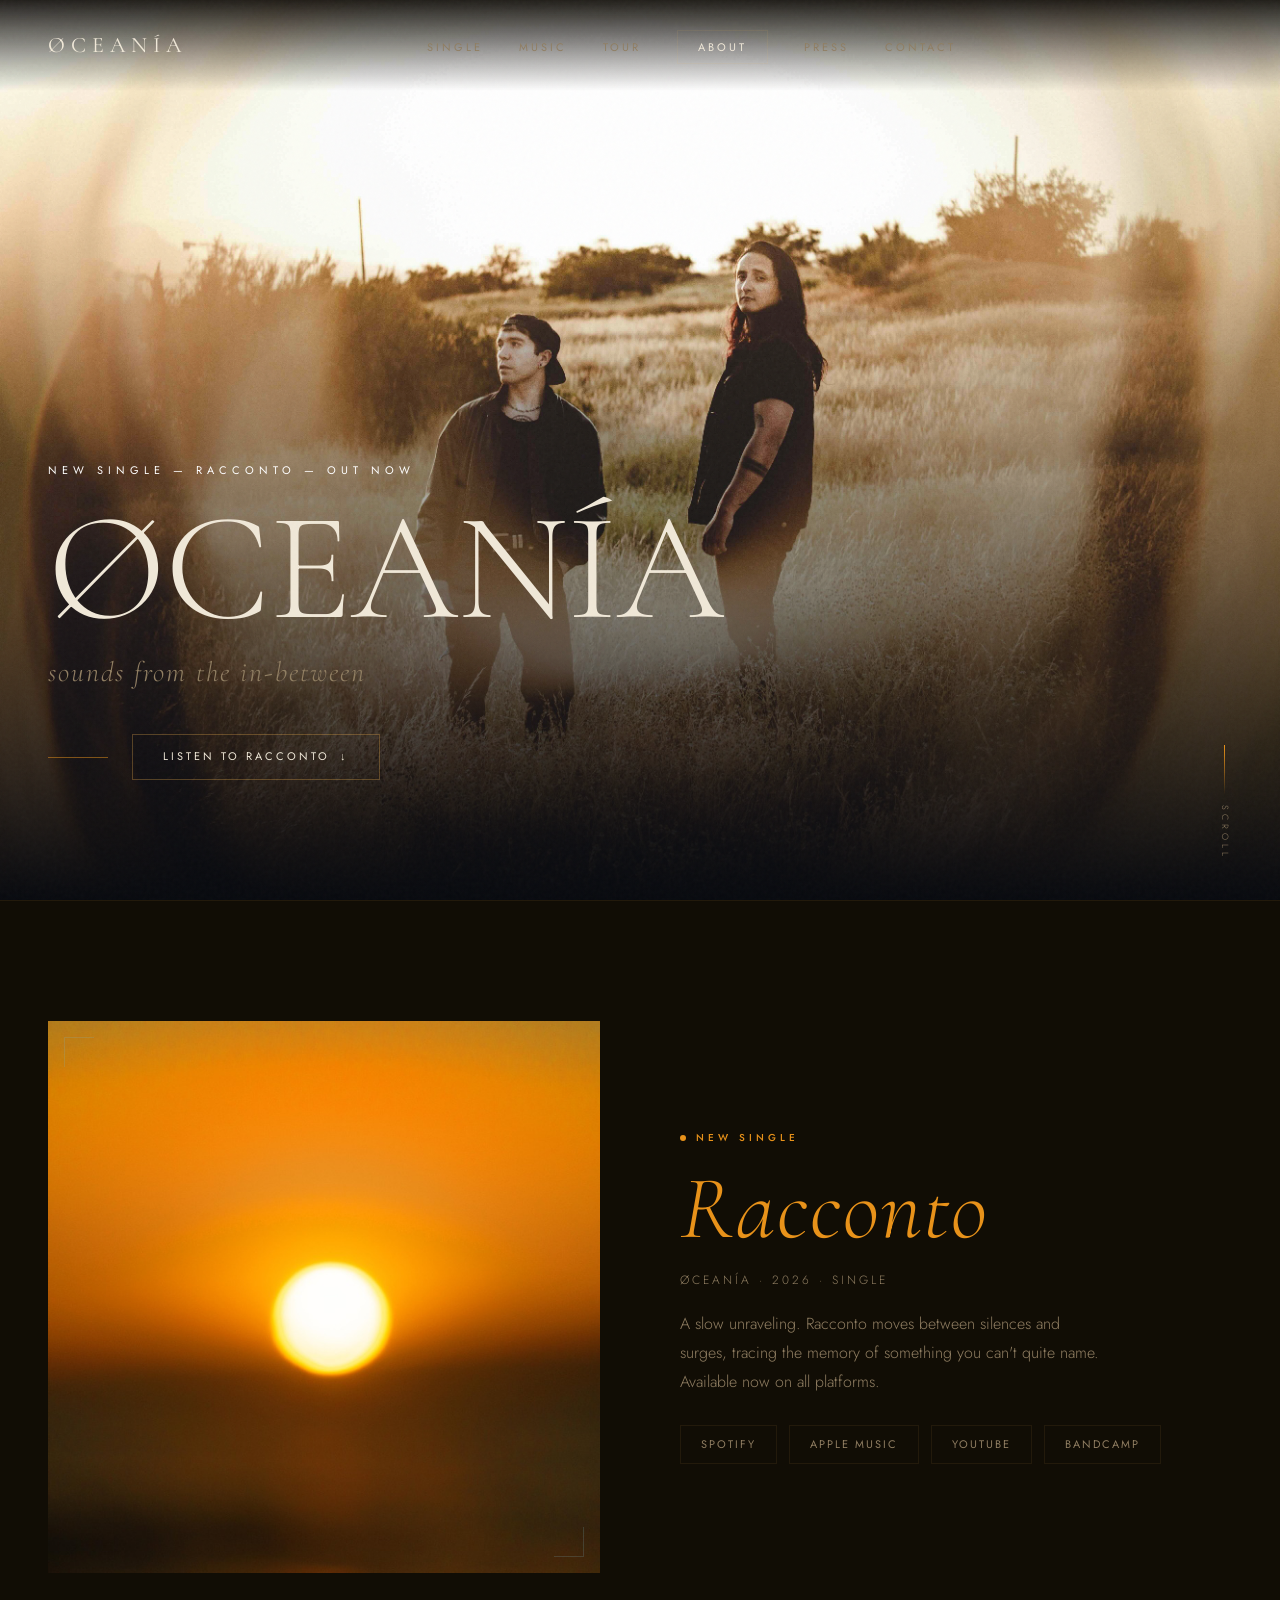
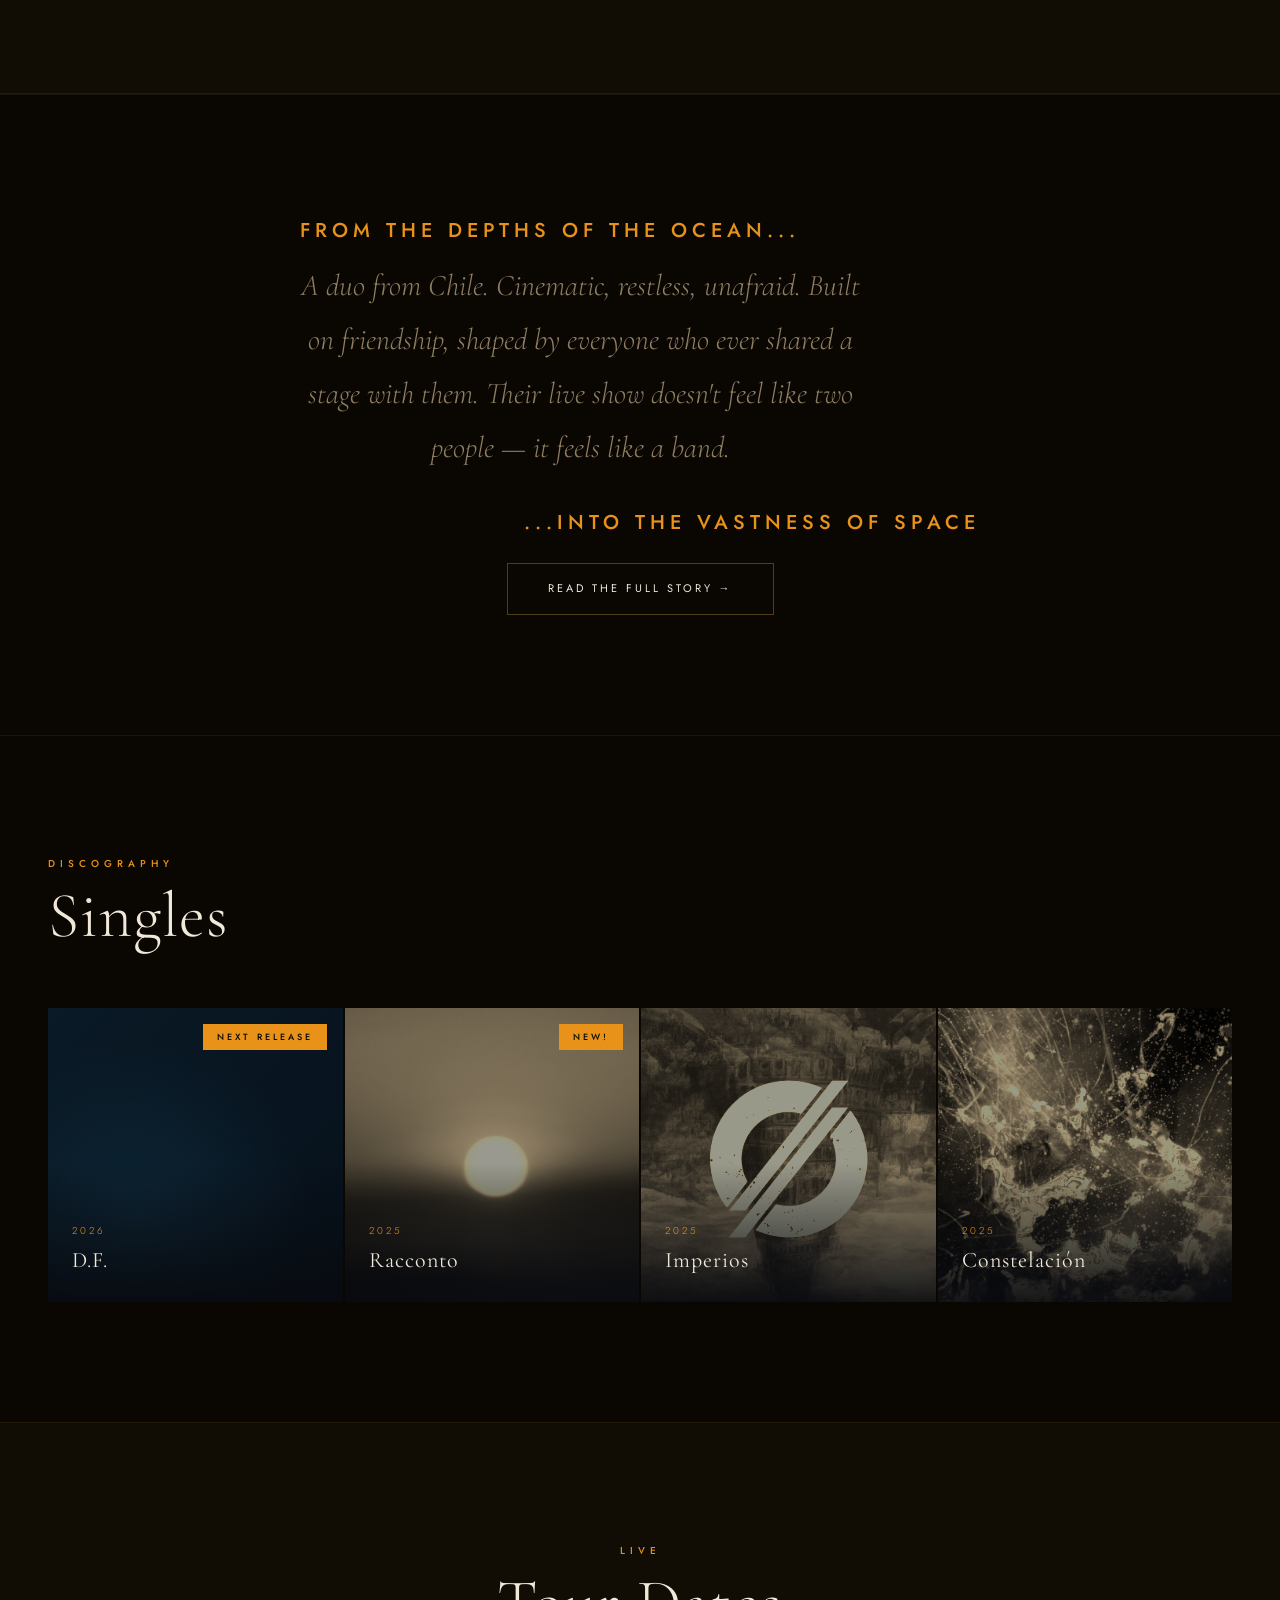
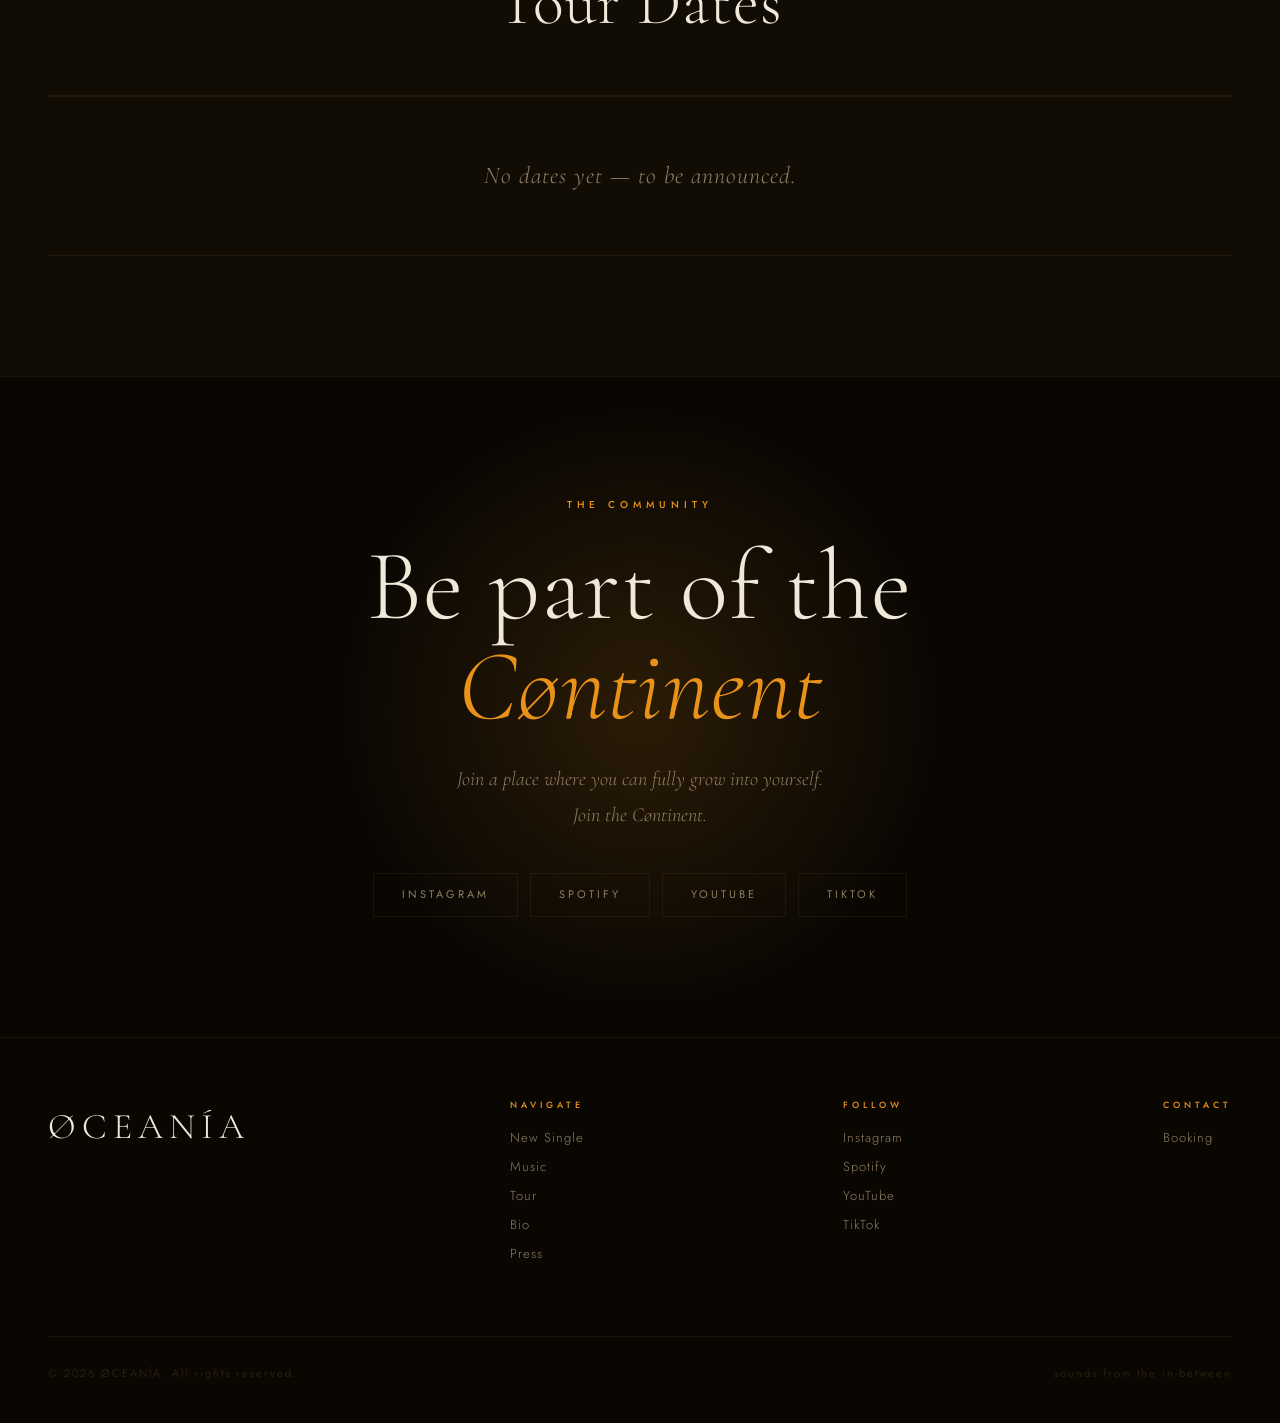
<file: index.html>
<!DOCTYPE html>
<!--
  ============================================================
  ØCEANÍA — Official Website
  FILE: index.html (Main Page)
  ============================================================

  PAGE STRUCTURE:
  1. <head>         → Meta tags, fonts, linked stylesheet
  2. <nav>          → Fixed navigation bar (top of every page)
  3. #hero          → Full-screen landing section
  4. #new-single    → Featured single "Racconto" (spotlight section)
  5. #singles       → All singles / music grid
  6. #tour          → Upcoming live dates
  7. <footer>       → Links, socials, copyright

  HOW THE TWO PAGES CONNECT:
  - index.html  → links to bio.html via the nav "Bio" link
  - bio.html    → links back to index.html via the nav logo/home link
  Both pages share the same CSS variables and nav styling for consistency.
  ============================================================
-->
<html lang="en">
<head>
  <!-- ── META TAGS ──────────────────────────────────────────
       These tell the browser and search engines basic info.
       charset="UTF-8" supports special chars like Ø and Í.
       viewport makes the site responsive on mobile devices.
  ─────────────────────────────────────────────────────────── -->
  <meta charset="UTF-8">
  <meta name="viewport" content="width=device-width, initial-scale=1.0">
  <meta name="description" content="ØCEANÍA — Official Website. New single Racconto out now.">
  <title>ØCEANÍA — Official Site</title>

  <!-- ── GOOGLE FONTS ───────────────────────────────────────
       We import two font families:
       - "Cormorant Garamond": elegant serif for headlines.
         Cinematic, editorial — feels like a film title card.
       - "Jost": clean geometric sans for body text & UI.
         Readable at small sizes, modern but not sterile.

       The URL fetches both in one request (efficient!).
       font-display=swap means text shows in fallback font
       while the custom font loads (avoids invisible text).
  ─────────────────────────────────────────────────────────── -->
  <link href="https://fonts.googleapis.com/css2?family=Cormorant+Garamond:ital,wght@0,300;0,400;0,600;1,300;1,400&family=Jost:wght@200;300;400;500&display=swap" rel="stylesheet">
  <link rel="stylesheet" href="styles.css">


</head>
<body>

  <!-- ============================================================
       NAVIGATION BAR
       ============================================================
       position: fixed in CSS keeps this visible while scrolling.
       The "nav-scrolled" class is added via JS on scroll.

       LOGO: Links back to top of this page (#home anchor)
       LINKS: Internal anchors + link to bio.html (separate page)
  ============================================================ -->
  <nav class="nav" id="main-nav">
    <!-- Logo / band name — clicking returns to top of page -->
    <a href="#home" class="nav-logo">ØCEANÍA</a>

    <!-- Navigation links -->
    <ul class="nav-links">
      <li><a href="#single">Single</a></li>
      <li><a href="#music">Music</a></li>
      <li><a href="#tour">Tour</a></li>
      <!-- bio.html is a separate HTML file in the same folder -->
      <li><a href="bio.html" class="nav-cta">About</a></li>
      <li><a href ="press.html">Press</a></li>
      <li><a href="contact.html">Contact</li>
    </ul>
  </nav>


  <!-- ============================================================
       HERO SECTION
       ============================================================
       id="home" allows the nav logo to link here with href="#home".
       Full-screen landing with band name and CTA.
  ============================================================ -->
  <section class="hero" id="home">

    <!-- Background: swap gradient for your actual hero photo -->
    <div class="hero-bg"></div>

    <!-- Centered bottom-left content block -->
    <div class="hero-content">
      <p class="hero-eyebrow">New Single — Racconto — Out Now</p>

      <!-- Band name — the centerpiece -->
      <h1 class="hero-title">ØCEANÍA</h1>

      <!-- Tagline — change to whatever fits the band -->
      <p class="hero-subtitle">sounds from the in-between</p>

      <!-- CTA row: decorative line + button -->
      <div class="hero-actions">
        <div class="hero-line"></div>
        <!-- href="#single" scrolls to the featured single section -->
        <a href="#single" class="btn-outline">
          Listen to Racconto
          <!-- Arrow character — no icon library needed -->
          <span>↓</span>
        </a>
      </div>
    </div>

    <!-- Scroll indicator (bottom-right) -->
    <div class="hero-scroll">
      <div class="scroll-bar"></div>
      <span>Scroll</span>
    </div>

  </section>


  <!-- ============================================================
       FEATURED SINGLE — "RACCONTO"
       ============================================================
       id="single" is the scroll target from hero CTA and nav.
       Two-column: artwork (left) + info (right).

       TO ADD REAL ARTWORK:
       Replace .single-artwork-placeholder with:
       <img src="images/racconto.jpg" alt="Racconto - ØCEANÍA">
  ============================================================ -->
  <section class="featured-single" id="single">
    <div class="featured-single-inner">

      <!-- Left: artwork -->
      <div class="single-artwork reveal">
        <!--
          PLACEHOLDER — replace this div with an <img> tag:
          
        -->
          <img src="images/Artwork/artwork-racconto.jpg" alt="Racconto cover art">
        <div class="single-artwork-placeholder">
          <p class="artwork-watermark">Racconto</p>
        </div>
      </div>

      <!-- Right: text info -->
      <div class="single-info reveal">

        <!-- "New Single" label with blinking dot -->
        <p class="single-tag">New Single</p>

        <!-- Single title — "em" makes "Racconto" italic -->
        <h2 class="single-title"><em>Racconto</em></h2>

        <!-- Release metadata -->
        <p class="single-meta">ØCEANÍA · 2026 · Single</p>

        <!-- Short description — edit this text -->
        <p class="single-description">
          A slow unraveling. Racconto moves between silences and surges,
          tracing the memory of something you can't quite name.
          Available now on all platforms.
        </p>

        <!-- Streaming platform links -->
        <!-- Replace # with actual URLs to your song on each platform -->
        <div class="single-links">
          <a href="https://open.spotify.com/track/33ungDjuzHjI2LNTwvF4bT?si=02ef47fc71c14719" target="_blank" rel="noopener" class="stream-link">Spotify</a>
          <a href="https://music.apple.com/cl/song/racconto/1856874167" target="_blank" rel="noopener" class="stream-link">Apple Music</a>
          <a href="https://music.youtube.com/watch?v=si8luPrj7yw&si=RwOKBximUVob_cQO" target="_blank" rel="noopener" class="stream-link">YouTube</a>
          <a href="#" class="stream-link">Bandcamp</a>
        </div>

      </div>
    </div>
  </section>

  <!-- ============================================================
     BAND INTRO SNIPPET
     Brief who-we-are, links to full bio page.
============================================================ -->
<section class="band-intro-section">
  <div class="band-intro-inner">

    <div class="band-intro-text">
      <p class="band-intro-eyebrow reveal-left">From the depths of the ocean...</p>
      <h2 class="band-intro-title"></h2>
      <p class="band-intro-body reveal" style="transition-delay: 0.2s;">
        A duo from Chile. Cinematic, restless, unafraid.
        Built on friendship, shaped by everyone who ever
        shared a stage with them. Their live show doesn't
        feel like two people — it feels like a band.
      </p>
         <p class="band-intro-closer reveal-right" style="transition-delay: 0.6s;">...into the vastness of space </p>
      <div style="display:flex; justify-content:center;" class="reveal" style="transition-delay: 0.4s;">
      <a href="bio.html" class="btn-outline">
        Read the full story →
      </a>
      </div>
    </div>

  </div>
</section>

  <!-- ============================================================
       SINGLES / MUSIC SECTION
       ============================================================
       id="music" is the nav scroll target.
       Grid of previous singles with hover interactions.

       ADDING MORE SINGLES:
       Copy one .single-card block and update the text/image.
       The CSS nth-child rules auto-assign gradient placeholders
       for the first 4 — add more for additional cards.
  ============================================================ -->
  <section class="singles-section" id="music">

    <!-- Section header -->
    <div class="section-header reveal">
      <p class="section-eyebrow">Discography</p>
      <h2 class="section-title">Singles</h2>
    </div>

    <!-- Singles grid -->
    <div class="singles-grid reveal-children">

      <!-- SINGLE CARD 1 -->
      <!-- TO USE REAL ART: add style="background: url('images/single.jpg') center/cover" to .single-card-art -->
       <a href="https://song.link/your-link" target="_blank" rel="noopener">
      <div class="single-card">
        <div class="single-card-art">

        </div>
        <div class="single-card-overlay">
          <p class="single-card-listen"></p> </p>
        </div>
          <div class="single-card-tag">Next Release</div>
        <div class="single-card-label">
          <p class="single-card-year">2026</p>
          <p class="single-card-name">D.F.</p>
        </div>
      </div>
    </a>
      

      <!-- SINGLE CARD 2 -->
      <a href="https://distrokid.com/hyperfollow/ceana/racconto" target="_blank" rel="noopener">
      <div class="single-card">
        <div class="single-card-art">
          <img src="images/Artwork/artwork-racconto.jpg" alt="Racconto Single Artwork">
        </div>
         <div class="single-card-tag">New!</div>
        <div class="single-card-overlay">
          <p class="single-card-listen"></p>
        </div>
        <div class="single-card-label">
          <p class="single-card-year">2025</p>
          <!-- Replace with your actual single name -->
          <p class="single-card-name">Racconto</p>
        </div>
      </div>
      </a>

      <!-- SINGLE CARD 3 -->
       <a href="https://distrokid.com/hyperfollow/ceana/imperios-2" target="_blank" rel="noopener">
      <div class="single-card">
        <div class="single-card-art">
          <img src="images/Artwork/artwork-imperios.jpg" alt="Imperios Singler Artwork">
        </div>
        <div class="single-card-overlay">
          <p class="single-card-listen"></p>
        </div>
        <div class="single-card-label">
          <p class="single-card-year">2025</p>
          <p class="single-card-name">Imperios</p>
        </div>
      </div>
      </a>

      <!-- SINGLE CARD 4 -->
       <a href="https://distrokid.com/hyperfollow/ceana/constelacin-2" target="_blank" rel="noopener">
      <div class="single-card">
        <div class="single-card-art">
          <img src="images/Artwork/artwork-constelacion.jpg" alt="Constelación Single Artwork">
        </div>
        <div class="single-card-overlay">
          <p class="single-card-listen"></p>
        </div>
        <div class="single-card-label">
          <p class="single-card-year">2025</p>
          <p class="single-card-name">Constelación</p>
        </div>
      </div>
      </a>

    </div><!-- /singles-grid -->
  </section>


  <!-- ============================================================
       TOUR / LIVE DATES SECTION
       ============================================================
       Each .tour-row is one show.
       The ticket button fades in on hover (CSS handles this).

       ADDING/REMOVING SHOWS:
       Copy a .tour-row block. Update date, venue, city.
       For sold-out shows, add class="tour-ticket sold-out" to the button.
  ============================================================ -->
  <section class="tour-section" id="tour">

    <div class="section-header reveal">
      <p class="section-eyebrow">Live</p>
      <h2 class="section-title">Tour Dates</h2>
    </div>

    <div class="tour-list">
      <div class="tour-tba">
      <p>No dates yet — to be announced.</p>
      </div>
      

    </div><!-- /tour-list -->
  </section>
<!-- ============================================================
     "BE PART OF THE CØNTINENT" — Fan community section
     Social links to join the community.
============================================================ -->
<section class="continent-section reveal">

  <div class="continent-inner reveal">

    <p class="continent-eyebrow reveal">The Community</p>

    <h2 class="continent-title reveal">Be part of the<br><em>Cøntinent</em></h2>

    <p class="continent-sub reveal">
      Join a place where you can fully grow into yourself.<br>
      Join the Cøntinent.
    </p>

    <!-- Social links -->
    <div class="continent-links">
      <a href="https://www.instagram.com/oceania_banda/" class="continent-link" target="_blank" rel="noopener">Instagram</a>
      <a href="https://open.spotify.com/artist/15QX2MFDLf2Owsq7GIjmwU" class="continent-link" target="_blank" rel="noopener">Spotify</a>
      <a href="https://www.youtube.com/channel/UCTxrDLlP-fS4F4I4i0163rA" class="continent-link" target="_blank" rel="noopener">YouTube</a>
      <a href="https://www.tiktok.com/@oceania_music" class="continent-link" target="_blank" rel="noopener">TikTok</a>
    </div>

    <!-- ============================================================
         MAILING LIST — Deactivated, placeholder for future use
         To activate:
         1. Uncomment the block below
         2. Connect to Mailchimp / Klaviyo / any email service
         3. Replace the form action URL with your list endpoint
    ============================================================ -->
    <!--
    <div class="continent-form">
      <input type="email" placeholder="your@email.com" class="continent-input">
      <button class="continent-btn">Join the Cøntinent</button>
    </div>
    -->

  </div>

</section>

  <!-- ============================================================
       FOOTER
  ============================================================ -->
  <footer>
    <div class="footer-top">

      <!-- Band name / logo -->
      <div class="footer-logo">ØCEANÍA</div>

      <!-- Navigation column -->
      <div class="footer-col">
        <h4>Navigate</h4>
        <a href="#single">New Single</a>
        <a href="#music">Music</a>
        <a href="#tour">Tour</a>
        <!-- Link to the separate bio page -->
        <a href="bio.html">Bio</a>
        <a href="press.html">Press</a>
      </div>

      <!-- Social links column -->
      <!-- Replace # with your actual social media profile URLs -->
      <div class="footer-col">
        <h4>Follow</h4>
        <a href="https://www.instagram.com/oceania_banda/" target="_blank" rel="noopener">Instagram</a>
        <a href="https://open.spotify.com/artist/15QX2MFDLf2Owsq7GIjmwU" target="_blank" rel="noopener">Spotify</a>
        <a href="https://www.youtube.com/channel/UCTxrDLlP-fS4F4I4i0163rA" target="_blank" rel="noopener">YouTube</a>
        <a href="https://www.tiktok.com/@oceania_music" target="_blank" rel="noopener">TikTok</a>
      </div>

      <!-- Contact column -->
      <div class="footer-col">
        <h4>Contact</h4>
        <!-- Replace with real email addresses -->
        <a href="mailto:dahlia.ruizvera@gmail.com">Booking</a>
      </div>

    </div>

    <!-- Bottom bar: copyright + tagline -->
    <div class="footer-bottom">
      <p class="footer-copy">© 2026 ØCEANÍA. All rights reserved.</p>
      <p class="footer-copy">sounds from the in-between</p>
    </div>

  </footer>
  <script src="script.js"></script>
</body>
</html>






<!--FOR FUTURE IDEAS
Background music that is alligned with the current single, but its lo fi version!
The page moods changes with whatever single is displayed on the feartured section
Preview for each song in the Singles' section


-->
</file>
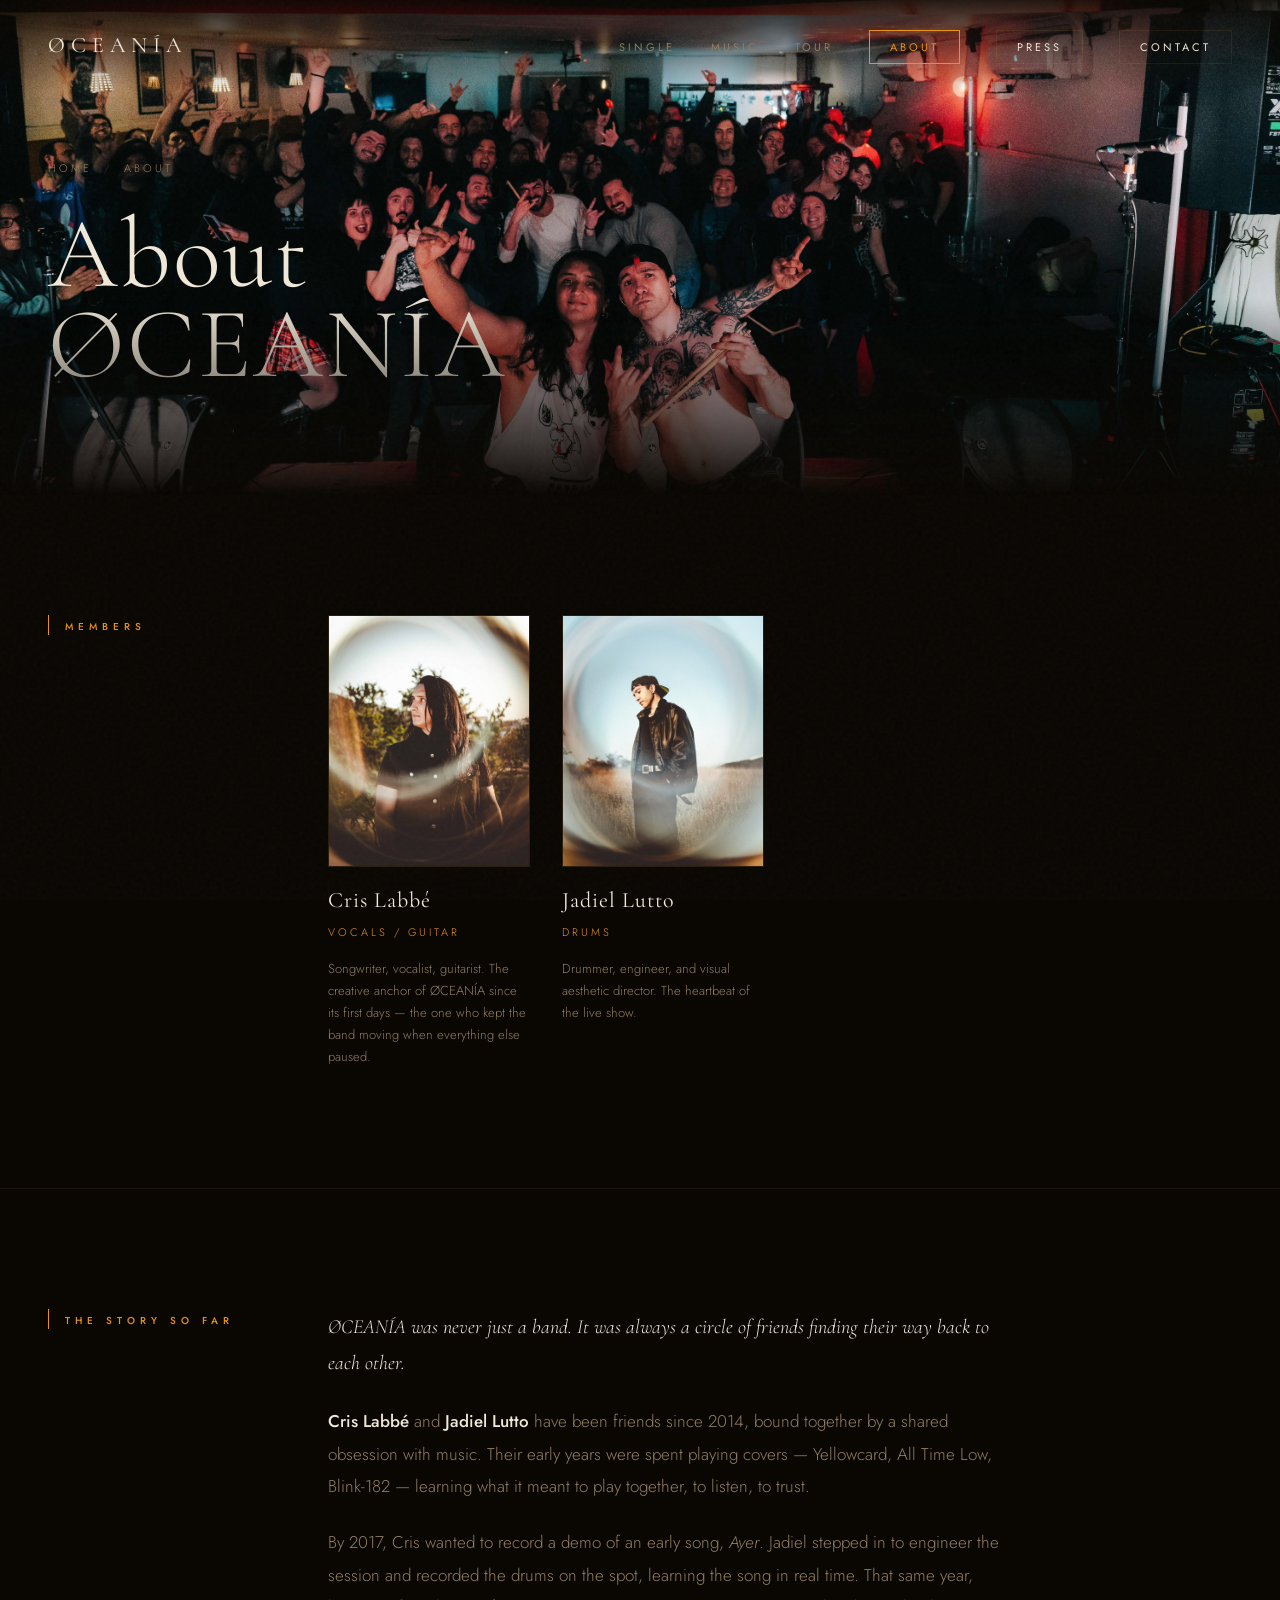
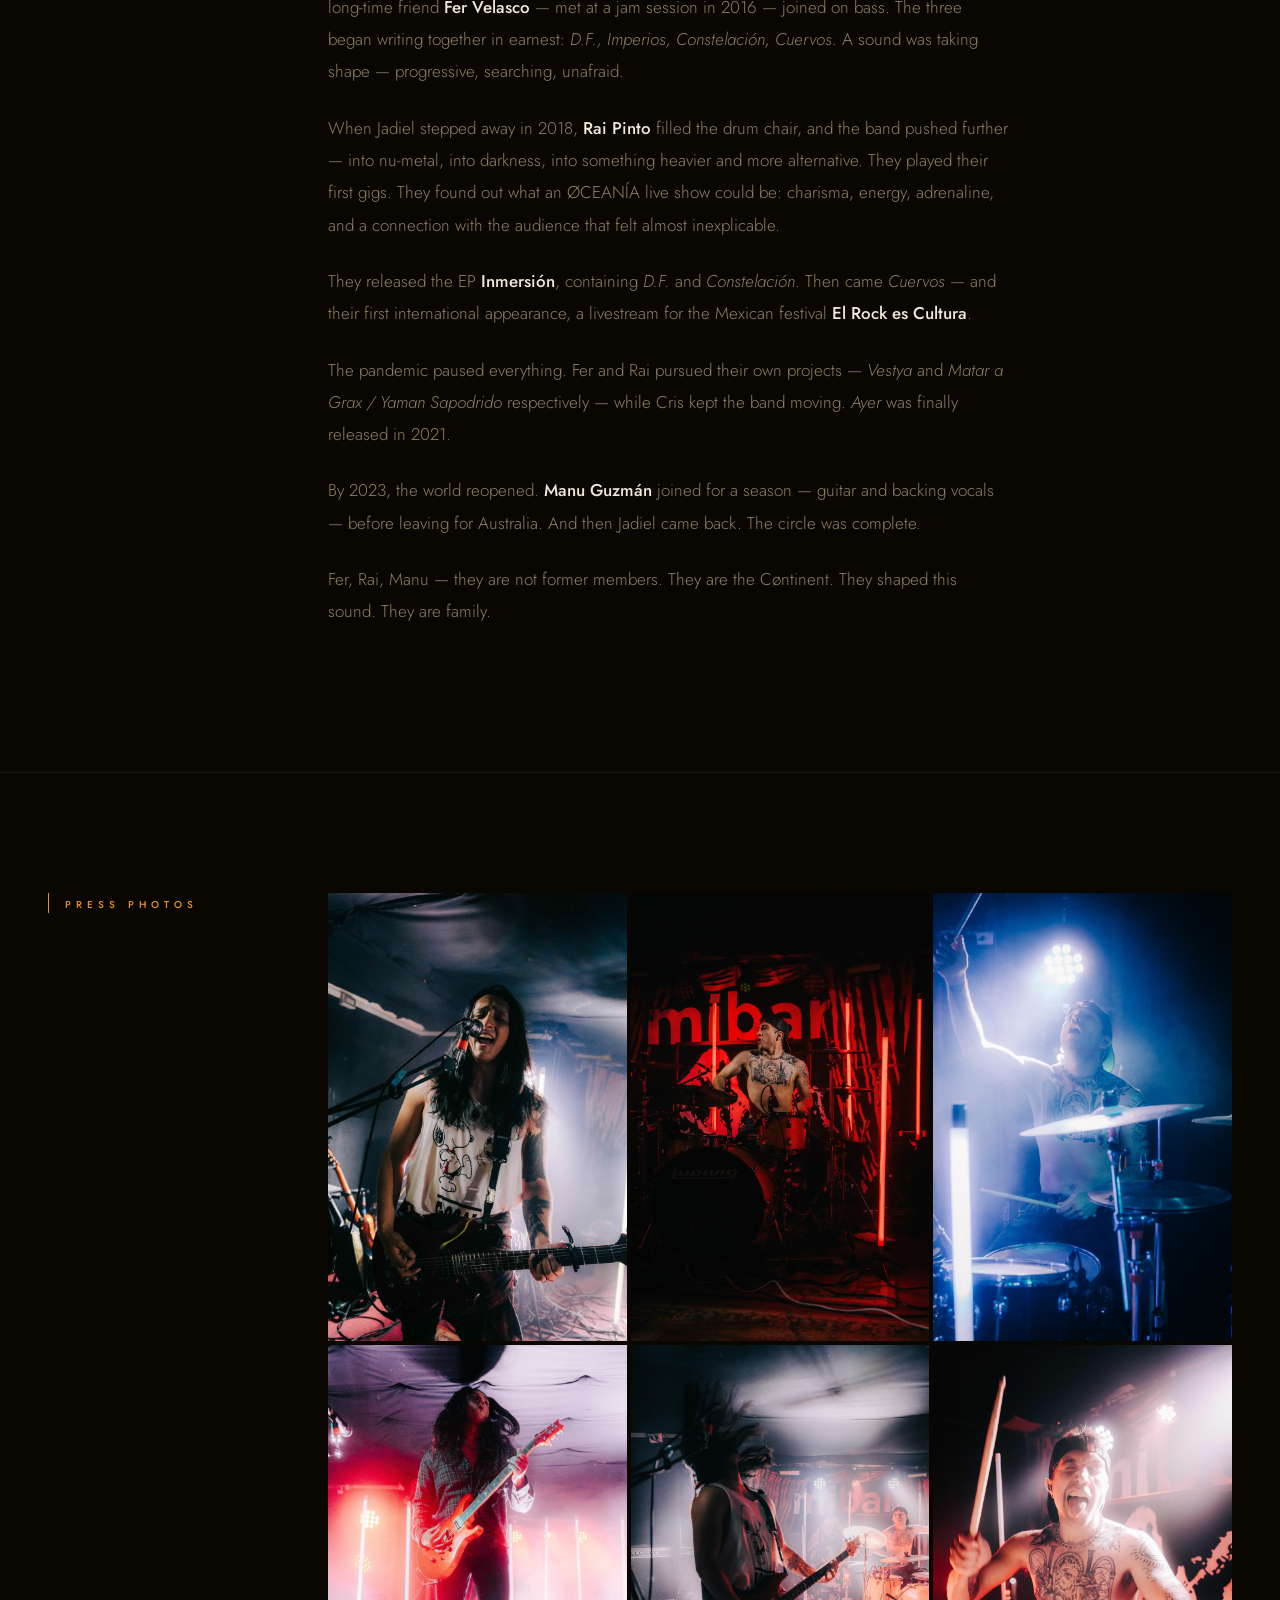
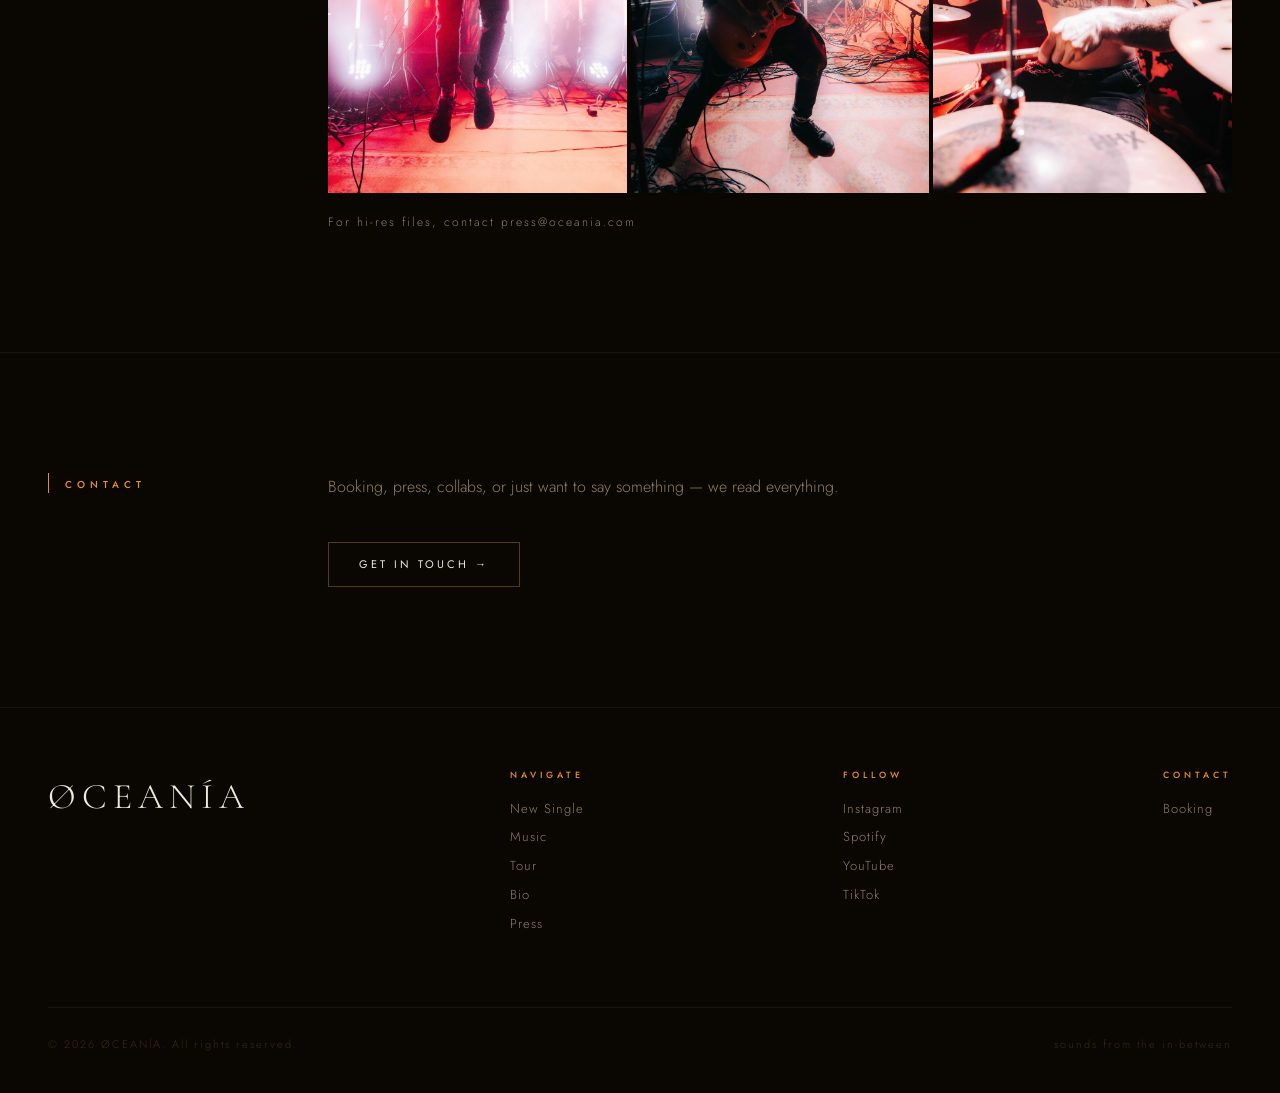
<file: bio.html>
<!DOCTYPE html>
<!--
  ============================================================
  ØCEANÍA — Bio Page
  FILE: bio.html
  ============================================================
-->
<html lang="en">
<head>
  <meta charset="UTF-8">
  <meta name="viewport" content="width=device-width, initial-scale=1.0">
  <meta name="description" content="ØCEANÍA — The story of Cris Labbé and Jadiel Lutto. Bio, press, and contact.">
  <title>ØCEANÍA — About</title>
  <link href="https://fonts.googleapis.com/css2?family=Cormorant+Garamond:ital,wght@0,300;0,400;0,600;1,300;1,400&family=Jost:wght@200;300;400;500&display=swap" rel="stylesheet">
  <link rel="stylesheet" href="styles.css">
</head>
<body>

  <nav class="nav" id="main-nav">
    <a href="index.html" class="nav-logo">ØCEANÍA</a>
    <ul class="nav-links">
      <li><a href="index.html#single">Single</a></li>
      <li><a href="index.html#music">Music</a></li>
      <li><a href="index.html#tour">Tour</a></li>
      <li><a href="bio.html" class="nav-cta nav-active">About</a></li>
      <li><a href="press.html" class="nav-cta">Press</a></li>
      <li><a href="contact.html" class="nav-cta">Contact</a></li>
    </ul>
  </nav>


  <header class="page-hero bio-page-hero">
    <div class="page-hero-inner">
      <div class="breadcrumb">
        <a href="index.html">Home</a>
        <span class="breadcrumb-sep">/</span>
        <span>About</span>
      </div>
      <h1 class="page-hero-title">About <br> ØCEANÍA</h1>
      <p class="page-hero-sub">
      
    </div>
  </header>


  <!-- MEMBERS -->
  <section class="bio-section" id="members">
    <div class="two-col">

      <div class="col-label">
        <p class="col-label-text">Members</p>
      </div>

      <div>
        <div class="members-grid">

          <div class="member-card">
            <div class="member-photo">
              <img src="images/Members/member-cris-racconto.jpg" alt="Cris Labbé">
            </div>
            <p class="member-name">Cris Labbé</p>
            <p class="member-role">Vocals / Guitar</p>
            <p class="member-bio">
              Songwriter, vocalist, guitarist. The creative anchor
              of ØCEANÍA since its first days — the one who kept
              the band moving when everything else paused.
            </p>
          </div>

          <div class="member-card">
            <div class="member-photo">
              <img src="images/Members/member-jadiel-racconto.jpg" alt="Jadiel Lutto">
            </div>
            <p class="member-name">Jadiel Lutto</p>
            <p class="member-role">Drums</p>
            <p class="member-bio">
             Drummer, engineer, and visual aesthetic director. 
             The heartbeat of the live show.
            </p>
          </div>

        </div>
      </div>

    </div>
  </section>


  <!-- THE STORY SO FAR -->
  <section class="bio-section" id="story-so-far">
    <div class="two-col">

      <div class="col-label">
        <p class="col-label-text">The Story So Far</p>
      </div>

      <div class="bio-text">

        <p>
          ØCEANÍA was never just a band. It was always a circle
          of friends finding their way back to each other.
        </p>

        <p>
          <strong>Cris Labbé</strong> and <strong>Jadiel Lutto</strong>
          have been friends since 2014, bound together by a shared
          obsession with music. Their early years were spent playing
          covers — Yellowcard, All Time Low, Blink-182 — learning
          what it meant to play together, to listen, to trust.
        </p>

        <p>
          By 2017, Cris wanted to record a demo of an early song,
          <em>Ayer</em>. Jadiel stepped in to engineer the session
          and recorded the drums on the spot, learning the song in
          real time. That same year, long-time friend
          <strong>Fer Velasco</strong> — met at a jam session in 2016 —
          joined on bass. The three began writing together in earnest:
          <em>D.F., Imperios, Constelación, Cuervos</em>. A sound
          was taking shape — progressive, searching, unafraid.
        </p>

        <p>
          When Jadiel stepped away in 2018, <strong>Rai Pinto</strong>
          filled the drum chair, and the band pushed further —
          into nu-metal, into darkness, into something heavier and
          more alternative. They played their first gigs. They found
          out what an ØCEANÍA live show could be: charisma, energy,
          adrenaline, and a connection with the audience that felt
          almost inexplicable.
        </p>

        <p>
          They released the EP <strong>Inmersión</strong>, containing
          <em>D.F.</em> and <em>Constelación</em>. Then came
          <em>Cuervos</em> — and their first international appearance,
          a livestream for the Mexican festival
          <strong>El Rock es Cultura</strong>.
        </p>

        <p>
          The pandemic paused everything. Fer and Rai pursued their
          own projects — <em>Vestya</em> and <em>Matar a Grax / Yaman Sapodrido</em>
          respectively — while Cris kept the band moving. <em>Ayer</em>
          was finally released in 2021.
        </p>

        <p>
          By 2023, the world reopened. <strong>Manu Guzmán</strong>
          joined for a season — guitar and backing vocals — before
          leaving for Australia. And then Jadiel came back.
          The circle was complete.
        </p>

        <p>
          Fer, Rai, Manu — they are not former members.
          They are the Cøntinent. They shaped this sound.
          They are family.
        </p>

      </div>

    </div>
  </section>


  <!-- PRESS PHOTOS -->
  <section class="bio-section" id="photos">
    <div class="two-col">

      <div class="col-label">
        <p class="col-label-text">Press Photos</p>
      </div>

      <div>
        <div class="photos-grid">

          <div class="press-photo">
            <img src="images/Live/live-oceania-1.jpeg" alt="ØCEANÍA" style="width:100%;height:100%;object-fit:cover;">
            <div class="press-photo-overlay">
              <a href="images/Live/live-oceania-1.jpeg" class="photo-download-hint" download>Download ↓</a>
            </div>
          </div>

          <div class="press-photo">
            <img src="images/Live/live-oceania-2.jpeg" alt="ØCEANÍA" style="width:100%;height:100%;object-fit:cover;">
            <div class="press-photo-overlay">
              <a href="images/Live/live-oceania-2.jpeg" class="photo-download-hint" download>Download ↓</a>
            </div>
          </div>

          <div class="press-photo">
            <img src="images/Live/live-oceania-3.jpeg" alt="ØCEANÍA" style="width:100%;height:100%;object-fit:cover;">
            <div class="press-photo-overlay">
              <a href="images/Live/live-oceania-3.jpeg" class="photo-download-hint" download>Download ↓</a>
            </div>
          </div>

          <div class="press-photo">
            <img src="images/Live/live-oceania-4.jpeg" alt="ØCEANÍA" style="width:100%;height:100%;object-fit:cover;">
            <div class="press-photo-overlay">
              <a href="images/Live/live-oceania-4.jpeg" class="photo-download-hint" download>Download ↓</a>
            </div>
          </div>

          <div class="press-photo">
            <img src="images/Live/live-oceania-5.jpeg" alt="ØCEANÍA" style="width:100%;height:100%;object-fit:cover;">
            <div class="press-photo-overlay">
              <a href="images/Live/live-oceania-5.jpeg" class="photo-download-hint" download>Download ↓</a>
            </div>
          </div>

          <div class="press-photo">
            <img src="images/Live/live-oceania-6.jpeg" alt="ØCEANÍA" style="width:100%;height:100%;object-fit:cover;">
            <div class="press-photo-overlay">
              <a href="images/Live/live-oceania-6.jpeg" class="photo-download-hint" download>Download ↓</a>
            </div>
          </div>

        </div>

        <p class="photos-note">
          For hi-res files, contact press@oceania.com
        </p>
      </div>

    </div>
  </section>


  <!-- CONTACT CTA -->
  <section class="bio-section" id="contact">
    <div class="two-col">

      <div class="col-label">
        <p class="col-label-text">Contact</p>
      </div>

      <div>
        <p class="contact-form-intro">
          Booking, press, collabs, or just want to say something —
          we read everything.
        </p>
        <a href="contact.html" class="btn-outline">Get in touch →</a>
      </div>

    </div>
  </section>


  <footer>
    <div class="footer-top">
      <div class="footer-logo">ØCEANÍA</div>
      <div class="footer-col">
        <h4>Navigate</h4>
        <a href="index.html#single">New Single</a>
        <a href="index.html#music">Music</a>
        <a href="index.html#tour">Tour</a>
        <a href="bio.html">Bio</a>
        <a href="press.html">Press</a>
      </div>
      <div class="footer-col">
        <h4>Follow</h4>
        <a href="https://www.instagram.com/oceania_banda/" target="_blank" rel="noopener">Instagram</a>
        <a href="https://open.spotify.com/artist/15QX2MFDLf2Owsq7GIjmwU" target="_blank" rel="noopener">Spotify</a>
        <a href="https://www.youtube.com/channel/UCTxrDLlP-fS4F4I4i0163rA" target="_blank" rel="noopener">YouTube</a>
        <a href="https://www.tiktok.com/@oceania_music" target="_blank" rel="noopener">TikTok</a>
      </div>
      <div class="footer-col">
        <h4>Contact</h4>
        <a href="mailto:dahlia.ruizvera@gmail.com">Booking</a>
      </div>
    </div>
    <div class="footer-bottom">
      <p class="footer-copy">© 2026 ØCEANÍA. All rights reserved.</p>
      <p class="footer-copy">sounds from the in-between</p>
    </div>
  </footer>

  <script src="script.js"></script>
</body>
</html>
</file>
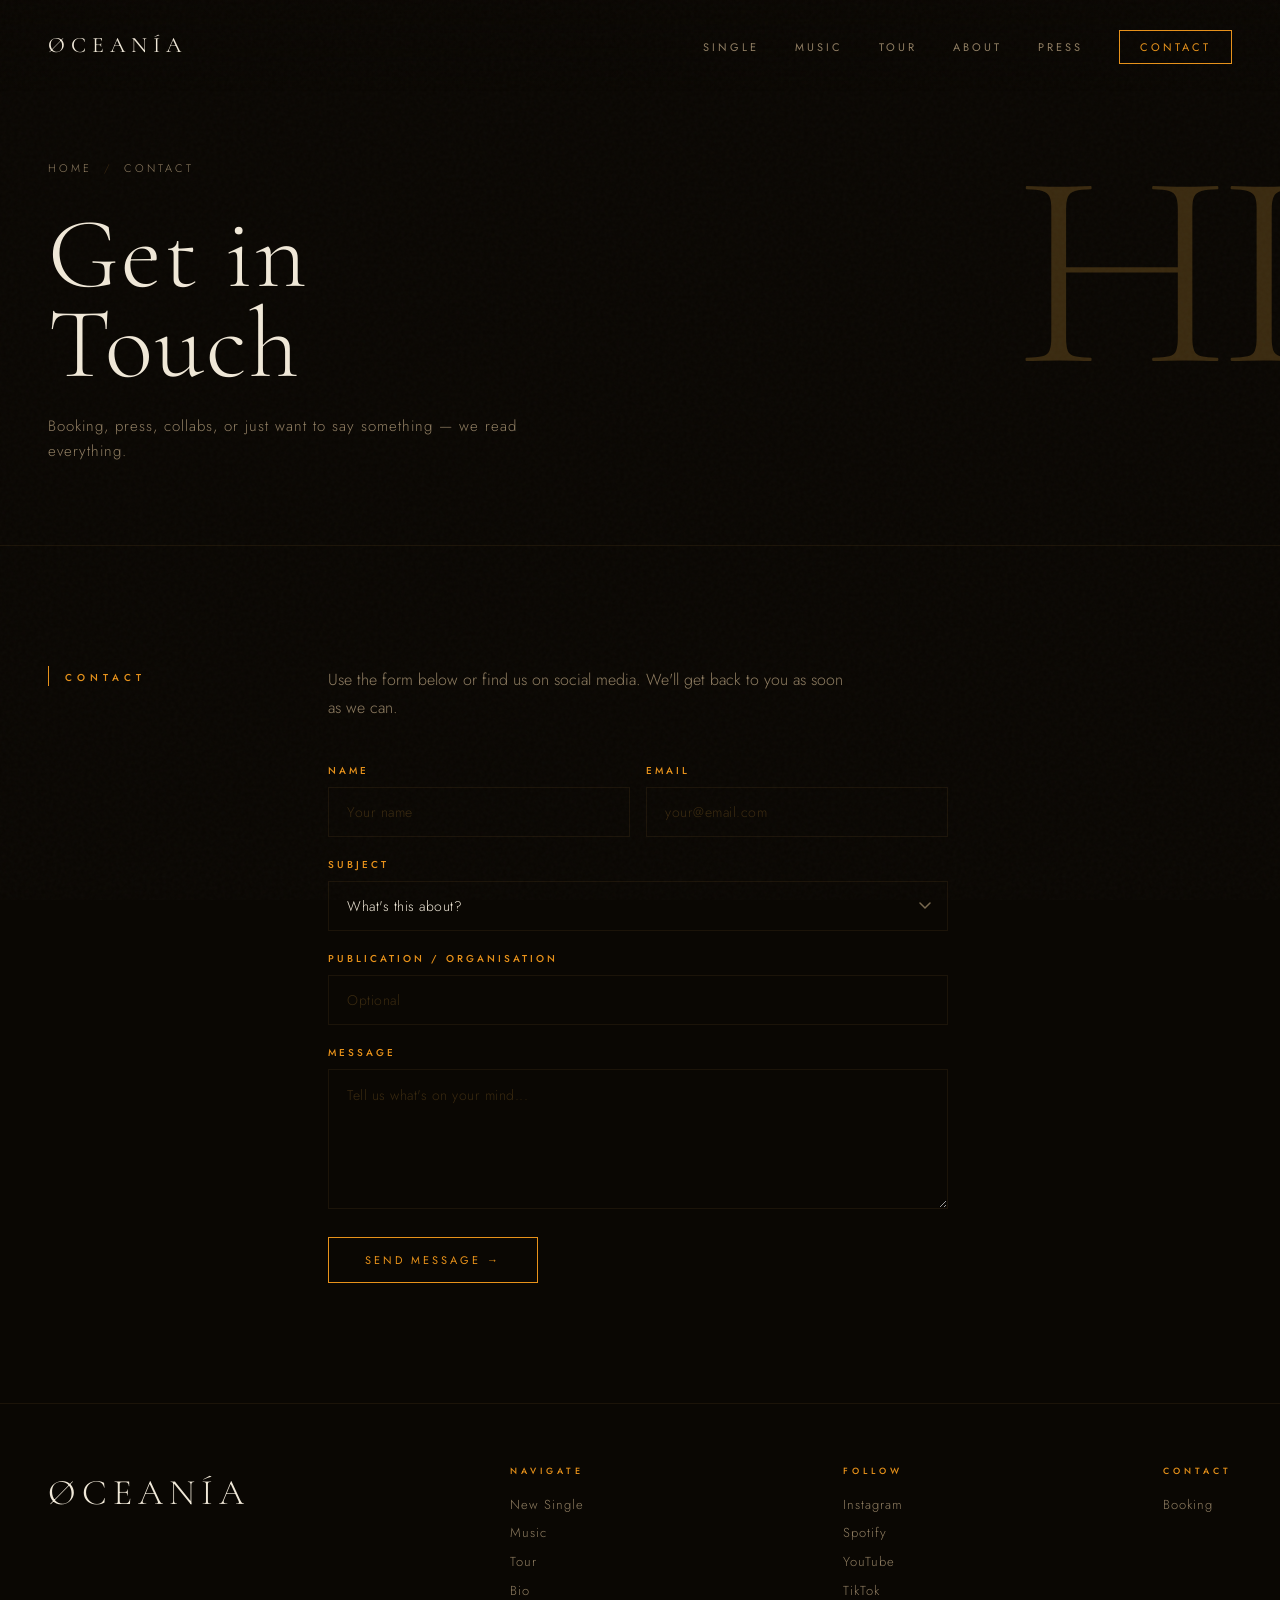
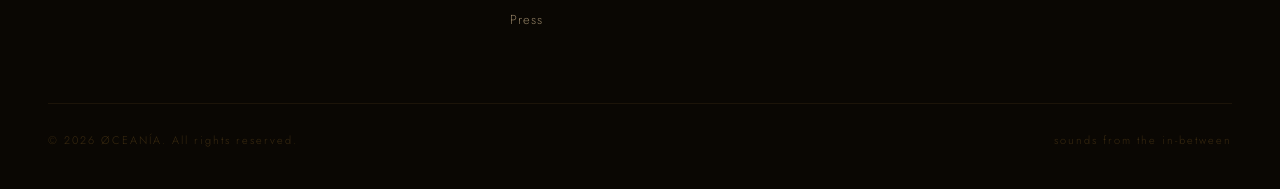
<file: contact.html>
<!DOCTYPE html>
<!--
  ============================================================
  ØCEANÍA — Contact Page
  FILE: contact.html
  ============================================================

  PAGE STRUCTURE:
  1. <head>       → Meta, fonts, styles
  2. <nav>        → Fixed navigation
  3. .page-hero   → Title banner
  4. #contact     → Contact form (Formspree)
  5. <footer>     → Footer

  TO ACTIVATE:
  - Replace YOUR_FORM_ID with your Formspree form ID
    formspree.io → your form → Integration tab
  ============================================================
-->
<html lang="en">
<head>
  <meta charset="UTF-8">
  <meta name="viewport" content="width=device-width, initial-scale=1.0">
  <meta name="description" content="ØCEANÍA — Get in touch for booking, press, and general inquiries.">
  <title>ØCEANÍA — Contact</title>

  <link href="https://fonts.googleapis.com/css2?family=Cormorant+Garamond:ital,wght@0,300;0,400;0,600;1,300;1,400&family=Jost:wght@200;300;400;500&display=swap" rel="stylesheet">
  <link rel="stylesheet" href="styles.css">
</head>
<body>

  <!-- ============================================================
       NAVIGATION
  ============================================================ -->
  <nav class="nav" id="main-nav">
    <a href="index.html" class="nav-logo">ØCEANÍA</a>
    <ul class="nav-links">
      <li><a href="index.html#single">Single</a></li>
      <li><a href="index.html#music">Music</a></li>
      <li><a href="index.html#tour">Tour</a></li>
      <li><a href="bio.html">About</a></li>
      <li><a href="press.html">Press</a></li>
      <li><a href="contact.html" class="nav-cta nav-active">Contact</a></li>
    </ul>
  </nav>


  <!-- ============================================================
       PAGE HERO
  ============================================================ -->
  <header class="page-hero contact-page-hero">
    <div class="page-hero-inner">

      <div class="breadcrumb">
        <a href="index.html">Home</a>
        <span class="breadcrumb-sep">/</span>
        <span>Contact</span>
      </div>

      <h1 class="page-hero-title">Get in<br>Touch</h1>

      <p class="page-hero-sub">
        Booking, press, collabs, or just want to say something —
        we read everything.
      </p>

    </div>
  </header>


  <!-- ============================================================
       CONTACT FORM
  ============================================================ -->
  <section class="bio-section" id="contact">
    <div class="two-col reveal">

      <div class="col-label">
        <p class="col-label-text">Contact</p>
      </div>

      <div class="contact-form-wrap">

        <p class="contact-form-intro">
          Use the form below or find us on social media.
          We'll get back to you as soon as we can.
        </p>

        <form
          class="contact-form"
          action="https://formspree.io/f/xeereyqk"
          method="POST"
        >

          <div class="form-row">
            <div class="form-field">
              <label class="form-label" for="name">Name</label>
              <input
                class="form-input"
                type="text"
                id="name"
                name="name"
                placeholder="Your name"
                required
              >
            </div>

            <div class="form-field">
              <label class="form-label" for="email">Email</label>
              <input
                class="form-input"
                type="email"
                id="email"
                name="email"
                placeholder="your@email.com"
                required
              >
            </div>
          </div>

          <div class="form-field">
            <label class="form-label" for="subject">Subject</label>
            <select class="form-input form-select" id="subject" name="subject">
              <option value="" disabled selected>What's this about?</option>
              <option value="Booking">Booking</option>
              <option value="Press & Media">Press & Media</option>
              <option value="Interview">Interview</option>
              <option value="Collaboration">Collaboration</option>
              <option value="General">General</option>
            </select>
          </div>

          <div class="form-field">
            <label class="form-label" for="organisation">Publication / Organisation</label>
            <input
              class="form-input"
              type="text"
              id="organisation"
              name="organisation"
              placeholder="Optional"
            >
          </div>

          <div class="form-field">
            <label class="form-label" for="message">Message</label>
            <textarea
              class="form-input form-textarea"
              id="message"
              name="message"
              placeholder="Tell us what's on your mind..."
              required
            ></textarea>
          </div>

          <button class="form-submit" type="submit">
            Send Message →
          </button>

        </form>

      </div>
    </div>
  </section>


  <!-- ============================================================
       FOOTER
  ============================================================ -->
  <footer>
    <div class="footer-top">

      <!-- Band name / logo -->
      <div class="footer-logo">ØCEANÍA</div>

      <!-- Navigation column -->
      <div class="footer-col">
        <h4>Navigate</h4>
        <a href="#single">New Single</a>
        <a href="#music">Music</a>
        <a href="#tour">Tour</a>
        <!-- Link to the separate bio page -->
        <a href="bio.html">Bio</a>
        <a href="press.html">Press</a>
      </div>

      <!-- Social links column -->
      <!-- Replace # with your actual social media profile URLs -->
      <div class="footer-col">
        <h4>Follow</h4>
        <a href="https://www.instagram.com/oceania_banda/" target="_blank" rel="noopener">Instagram</a>
        <a href="https://open.spotify.com/artist/15QX2MFDLf2Owsq7GIjmwU" target="_blank" rel="noopener">Spotify</a>
        <a href="https://www.youtube.com/channel/UCTxrDLlP-fS4F4I4i0163rA" target="_blank" rel="noopener">YouTube</a>
        <a href="https://www.tiktok.com/@oceania_music" target="_blank" rel="noopener">TikTok</a>
      </div>

      <!-- Contact column -->
      <div class="footer-col">
        <h4>Contact</h4>
        <!-- Replace with real email addresses -->
        <a href="mailto:dahlia.ruizvera@gmail.com">Booking</a>
      </div>

    </div>

    <!-- Bottom bar: copyright + tagline -->
    <div class="footer-bottom">
      <p class="footer-copy">© 2026 ØCEANÍA. All rights reserved.</p>
      <p class="footer-copy">sounds from the in-between</p>
    </div>

  </footer>
  <script src="script.js"></script>
</body>
</html>
</file>
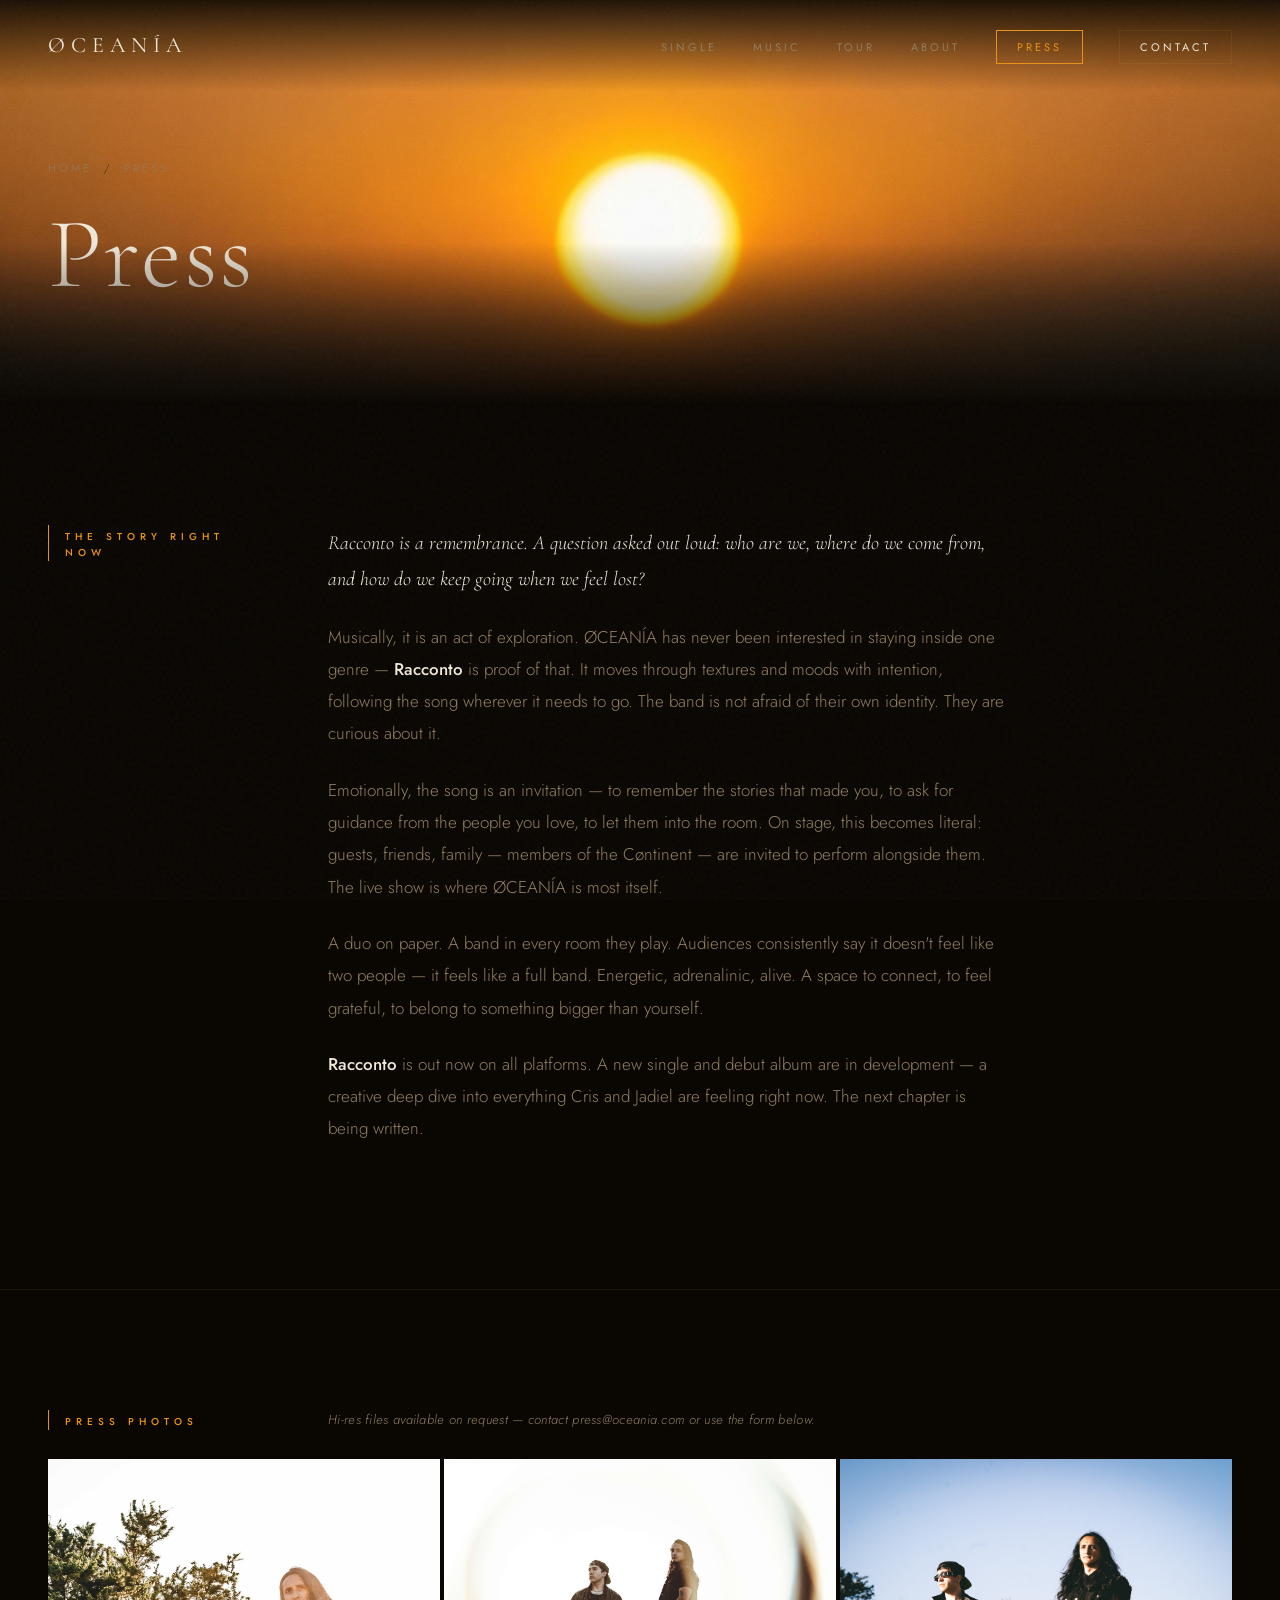
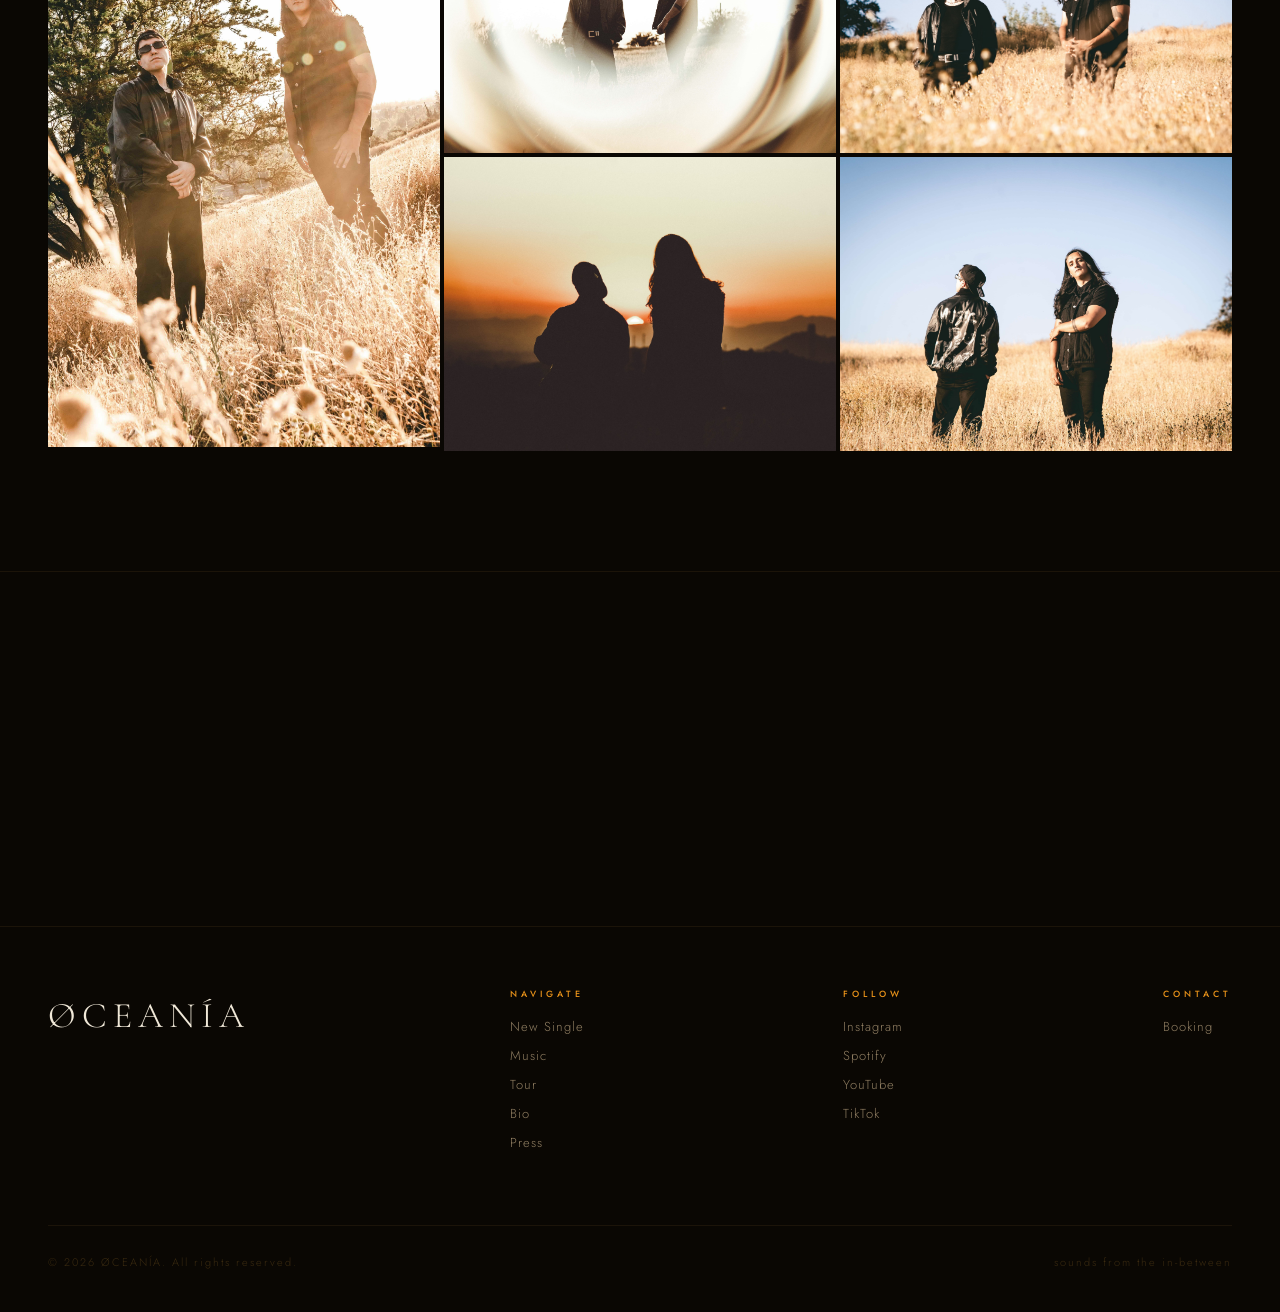
<file: press.html>
<!DOCTYPE html>
<!--
  ============================================================
  ØCEANÍA — Press Page
  FILE: press.html
  ============================================================

  PAGE STRUCTURE:
  1. <head>               → Meta, fonts, styles
  2. <nav>                → Fixed navigation
  3. .page-hero           → Title banner
  4. #story-right-now     → The Story Right Now — current press narrative
  5. #epk                 → One Sheet / EPK — key facts
  6. #photos              → Press photos (downloadable)
  7. #contact             → Contact form (Formspree)
  8. <footer>             → Footer

  LINKED FILES:
  - styles.css  → shared design system
  - script.js   → nav scroll + reveal animations

  TO UPDATE:
  - Replace YOUR_FORM_ID in the form action URL
  - Replace placeholder press photos with real images
  - Update streaming/social links throughout
  - Update tech rider details when available
  ============================================================
-->
<html lang="en">
<head>
  <meta charset="UTF-8">
  <meta name="viewport" content="width=device-width, initial-scale=1.0">
  <meta name="description" content="ØCEANÍA — Press kit, photos, EPK, and contact for media and booking inquiries.">
  <title>ØCEANÍA — Press & Media</title>

  <link href="https://fonts.googleapis.com/css2?family=Cormorant+Garamond:ital,wght@0,300;0,400;0,600;1,300;1,400&family=Jost:wght@200;300;400;500&display=swap" rel="stylesheet">
  <link rel="stylesheet" href="styles.css">
</head>
<body>

  <!-- ============================================================
       NAVIGATION
  ============================================================ -->
  <nav class="nav" id="main-nav">
    <a href="index.html" class="nav-logo">ØCEANÍA</a>
    <ul class="nav-links">
      <li><a href="index.html#single">Single</a></li>
      <li><a href="index.html#music">Music</a></li>
      <li><a href="index.html#tour">Tour</a></li>
      <li><a href="bio.html">About</a></li>
      <li><a href="press.html" class="nav-cta nav-active">Press</a></li>
      <li><a href="contact.html" class="nav-cta">Contact</a></li>
    </ul>
  </nav>


  <!-- ============================================================
       PAGE HERO
  ============================================================ -->
  <header class="page-hero press-page-hero">
    <div class="page-hero-inner">

      <div class="breadcrumb">
        <a href="index.html">Home</a>
        <span class="breadcrumb-sep">/</span>
        <span>Press</span>
      </div>

      <h1 class="page-hero-title">Press</h1>


    </div>
  </header>


  <!-- ============================================================
       SECTION 1: THE STORY RIGHT NOW
       ============================================================
       This is the living press narrative. Update it every time
       the band enters a new chapter.
       Currently: Racconto era.
  ============================================================ -->
  <section class="bio-section" id="story-right-now">
    <div class="two-col reveal">

      <div class="col-label">
        <p class="col-label-text">The Story Right Now</p>
      </div>

      <div class="bio-text">

        <p>
          <em>Racconto</em> is a remembrance. A question asked out loud:
          who are we, where do we come from, and how do we keep going
          when we feel lost?
        </p>

        <p>
          Musically, it is an act of exploration. ØCEANÍA has never
          been interested in staying inside one genre —
          <strong>Racconto</strong> is proof of that. It moves through
          textures and moods with intention, following the song wherever
          it needs to go. The band is not afraid of their own identity.
          They are curious about it.
        </p>

        <p>
          Emotionally, the song is an invitation — to remember the
          stories that made you, to ask for guidance from the people
          you love, to let them into the room. On stage, this becomes
          literal: guests, friends, family — members of the Cøntinent —
          are invited to perform alongside them. The live show is where
          ØCEANÍA is most itself.
        </p>

        <p>
          A duo on paper. A band in every room they play.
          Audiences consistently say it doesn't feel like two people —
          it feels like a full band. Energetic, adrenalinic, alive.
          A space to connect, to feel grateful, to belong to something
          bigger than yourself.
        </p>

        <p>
          <strong>Racconto</strong> is out now on all platforms.
          A new single and debut album are in development —
          a creative deep dive into everything Cris and Jadiel
          are feeling right now. The next chapter is being written.
        </p>

        <!--
          PRESS QUOTES — uncomment and fill in when you get them
          <blockquote class="press-quote">
            "Quote from a publication or journalist."
            <cite>— Publication Name</cite>
          </blockquote>
        -->

      </div>
    </div>
  </section>


  


  <!-- ============================================================
       SECTION 3: PRESS PHOTOS
       ============================================================
       TO USE REAL PHOTOS:
       Replace .press-photo-inner divs with:
       <img src="images/press-1.jpg" alt="ØCEANÍA press photo"
            style="width:100%;height:100%;object-fit:cover;">

       Update href on the download links to point to actual files.
  ============================================================ -->
  <section class="bio-section" id="photos">
  <div class="two-col">
    <div class="col-label">
      <p class="col-label-text">Press Photos</p>
    </div>
    <div>
      <p class="press-photos-intro">
        Hi-res files available on request — contact press@oceania.com
        or use the form below.
      </p>
    </div>
  </div>

  <div class="press-photos-grid">
    <div class="press-photo">
      <img src="images/Press/press-racconto-1.jpeg" alt="Oceania Press Photo 1">
      <div class="press-photo-overlay">
        <a href="images/Press/press-racconto-1.jpeg" class="photo-download-hint" download>Download ↓</a>
      </div>
    </div>
    <div class="press-photo">
      <img src="images/Press/press-racconto-2.jpeg" alt="Oceania Press Photo 2">
      <div class="press-photo-overlay">
        <a href="images/Press/press-racconto-2.jpeg" class="photo-download-hint" download>Download ↓</a>
      </div>
    </div>
    <div class="press-photo">
      <img src="images/Press/press-racconto-3.jpeg" alt="Oceania Press Photo 3">
      <div class="press-photo-overlay">
        <a href="images/Press/press-racconto-3.jpeg" class="photo-download-hint" download>Download ↓</a>
      </div>
    </div>
    <div class="press-photo">
      <img src="images/Press/press-racconto-4.jpeg" alt="Oceania Press Photo 4">
      <div class="press-photo-overlay">
        <a href="images/Press/press-racconto-4.jpeg" class="photo-download-hint" download>Download ↓</a>
      </div>
    </div>
    <div class="press-photo">
      <img src="images/Press/press-racconto-5.jpeg" alt="Oceania Press Photo 5">
      <div class="press-photo-overlay">
        <a href="images/Press/press-racconto-5.jpeg" class="photo-download-hint" download>Download ↓</a>
      </div>
    </div>
  </div>
</section>



  <!-- ============================================================
       SECTION 4: CONTACT CTA
       Form lives on contact.html
  ============================================================ -->
  <section class="bio-section" id="contact">
    <div class="two-col reveal">

      <div class="col-label">
        <p class="col-label-text">Contact</p>
      </div>

      <div>
        <p class="contact-form-intro">
          Booking, press, interviews, collabs —
          we read everything.
        </p>
        <a href="contact.html" class="btn-outline">Get in touch →</a>
      </div>

    </div>
  </section>



 <!-- ============================================================
       FOOTER
  ============================================================ -->
  <footer>
    <div class="footer-top">

      <!-- Band name / logo -->
      <div class="footer-logo">ØCEANÍA</div>

      <!-- Navigation column -->
      <div class="footer-col">
        <h4>Navigate</h4>
        <a href="#single">New Single</a>
        <a href="#music">Music</a>
        <a href="#tour">Tour</a>
        <!-- Link to the separate bio page -->
        <a href="bio.html">Bio</a>
        <a href="press.html">Press</a>
      </div>

      <!-- Social links column -->
      <!-- Replace # with your actual social media profile URLs -->
      <div class="footer-col">
        <h4>Follow</h4>
        <a href="https://www.instagram.com/oceania_banda/" target="_blank" rel="noopener">Instagram</a>
        <a href="https://open.spotify.com/artist/15QX2MFDLf2Owsq7GIjmwU" target="_blank" rel="noopener">Spotify</a>
        <a href="https://www.youtube.com/channel/UCTxrDLlP-fS4F4I4i0163rA" target="_blank" rel="noopener">YouTube</a>
        <a href="https://www.tiktok.com/@oceania_music" target="_blank" rel="noopener">TikTok</a>
      </div>

      <!-- Contact column -->
      <div class="footer-col">
        <h4>Contact</h4>
        <!-- Replace with real email addresses -->
        <a href="mailto:dahlia.ruizvera@gmail.com">Booking</a>
      </div>

    </div>

    <!-- Bottom bar: copyright + tagline -->
    <div class="footer-bottom">
      <p class="footer-copy">© 2026 ØCEANÍA. All rights reserved.</p>
      <p class="footer-copy">sounds from the in-between</p>
    </div>

  </footer>
  <script src="script.js"></script>
</body>
</html>
</file>
<file: styles.css>
/* ============================================================
   ØCEANÍA — Main Stylesheet
   FILE: styles.css
   Shared across: index.html, bio.html, press.html, contact.html

   STRUCTURE:
   1.  CSS Custom Properties
   2.  Reset & Base
   3.  Film Grain Overlay
   4.  Navigation
   5.  Hero Section (index.html)
   6.  Buttons
   7.  Featured Single Section
   8.  Band Intro Snippet
   9.  Section Header (reusable)
   10. Singles / Music Section
   11. Tour Section
   12. Cøntinent Section
   13. Footer
   14. Keyframe Animations
   15. Scroll Reveal
   16. Responsive / Media Queries
   17. Page Hero (bio, press, contact)
   18. Bio Page — Story, Members, Photos
   19. Press Page — Story, EPK, Photos
   20. Contact Form
============================================================ */


/* ============================================================
   1. CSS CUSTOM PROPERTIES
   — Edit these to retheme the entire site at once.
   — Current palette: Racconto / Amber era.
   — Original ocean/blue palette saved below as a comment.
============================================================ */
:root {
  --color-bg:         #0a0703;
  --color-surface:    #110d05;
  --color-panel:      #181008;
  --color-border:     rgba(240, 180, 80, 0.08);
  --color-accent:     #e8921a;
  --color-accent-dim: rgba(232, 146, 26, 0.15);
  --color-text:       #f0e8d8;
  --color-text-dim:   #907e62;
  --color-text-faint: #3a2a10;

  --font-display: 'Cormorant Garamond', Georgia, serif;
  --font-body:    'Jost', sans-serif;

  --space-xs: 8px;
  --space-sm: 16px;
  --space-md: 32px;
  --space-lg: 64px;
  --space-xl: 120px;

  --transition-fast:   0.2s ease;
  --transition-smooth: 0.4s cubic-bezier(0.25, 0.46, 0.45, 0.94);
  --transition-slow:   0.8s cubic-bezier(0.25, 0.46, 0.45, 0.94);
}

/*
  ORIGINAL OCEAN / BLUE PALETTE — saved for future single switcher:
  --color-bg:         #080a0f;
  --color-surface:    #0d1018;
  --color-panel:      #111520;
  --color-border:     rgba(180, 200, 220, 0.08);
  --color-accent:     #7eb8c9;
  --color-accent-dim: rgba(126, 184, 201, 0.15);
  --color-text:       #d4dde8;
  --color-text-dim:   #5a6a7a;
  --color-text-faint: #2a3a4a;
*/


/* ============================================================
   2. RESET & BASE
============================================================ */
*, *::before, *::after {
  margin: 0;
  padding: 0;
  box-sizing: border-box;
}

html { scroll-behavior: smooth; }

body {
  background-color: var(--color-bg);
  color: var(--color-text);
  font-family: var(--font-body);
  font-weight: 300;
  line-height: 1.6;
  overflow-x: hidden;
}

ul, ol { list-style: none; }
a { text-decoration: none; color: inherit; }
img { max-width: 100%; display: block; }


/* ============================================================
   3. FILM GRAIN OVERLAY
   — Subtle texture rendered as an inline SVG data URI.
   — Fixed so it covers the whole viewport at all times.
   — z-index 9999 keeps it above everything else.
============================================================ */
body::before {
  content: '';
  position: fixed;
  inset: 0;
  background-image: url("data:image/svg+xml,%3Csvg viewBox='0 0 256 256' xmlns='http://www.w3.org/2000/svg'%3E%3Cfilter id='grain'%3E%3CfeTurbulence type='fractalNoise' baseFrequency='0.9' numOctaves='4' stitchTiles='stitch'/%3E%3C/filter%3E%3Crect width='100%25' height='100%25' filter='url(%23grain)' opacity='1'/%3E%3C/svg%3E");
  opacity: 0.028;
  pointer-events: none;
  z-index: 9999;
}


/* ============================================================
   4. NAVIGATION
   — Fixed to top, fades from gradient to frosted glass on scroll.
   — .nav-scrolled is toggled by script.js after 60px of scroll.
   — .nav-active marks the current page link (add manually per page).
   — .nav-cta is the bordered "call to action" link (e.g. Contact).
============================================================ */
.nav {
  position: fixed;
  top: 0;
  left: 0;
  right: 0;
  z-index: 100;
  padding: 28px 48px;
  display: flex;
  justify-content: space-between;
  align-items: center;
  background: linear-gradient(to bottom, rgba(10, 7, 3, 0.9) 0%, transparent 100%);
  transition: padding var(--transition-fast), background var(--transition-fast);
}

.nav.nav-scrolled {
  padding: 18px 48px;
  background: rgba(10, 7, 3, 0.92);
  backdrop-filter: blur(12px);
  -webkit-backdrop-filter: blur(12px);
  border-bottom: 1px solid var(--color-border);
}

.nav-logo {
  font-family: var(--font-display);
  font-size: 22px;
  font-weight: 400;
  letter-spacing: 6px;
  color: var(--color-text);
  text-transform: uppercase;
  transition: color var(--transition-fast);
}

.nav-logo:hover { color: var(--color-accent); }

.nav-links {
  display: flex;
  gap: 36px;
  align-items: center;
}

.nav-links a {
  font-size: 11px;
  font-weight: 400;
  letter-spacing: 3px;
  text-transform: uppercase;
  color: var(--color-text-dim);
  transition: color var(--transition-fast);
  position: relative;
}

/* Animated underline on hover */
.nav-links a::after {
  content: '';
  position: absolute;
  bottom: -4px;
  left: 0;
  width: 0;
  height: 1px;
  background: var(--color-accent);
  transition: width var(--transition-smooth);
}

.nav-links a:hover { color: var(--color-text); }
.nav-links a:hover::after { width: 100%; }

/* Bordered CTA button (e.g. "Contact") */
.nav-links .nav-cta {
  border: 1px solid var(--color-border);
  padding: 8px 20px;
  color: var(--color-text);
  transition: border-color var(--transition-fast), color var(--transition-fast);
}

.nav-links .nav-cta::after { display: none; }

.nav-links .nav-cta:hover {
  border-color: var(--color-accent);
  color: var(--color-accent);
}

/* Active page — add class="nav-active" to the current page link */
.nav-links .nav-active {
  border-color: var(--color-accent);
  color: var(--color-accent);
}


/* ============================================================
   5. HERO SECTION
   — Full-viewport landing section on index.html only.
   — .hero-bg holds the background photo (fades in on load).
   — Content animates up with staggered delays via keyframes.
   — Parallax effect is applied by script.js on scroll.
============================================================ */
.hero {
  position: relative;
  height: 100svh;
  min-height: 600px;
  display: flex;
  flex-direction: column;
  justify-content: flex-end;
  align-items: flex-start;
  overflow: hidden;
}

.hero-bg {
  position: absolute;
  inset: 0;
  background: url('images/Banners/banner-main-racconto.jpg') center/cover no-repeat;
  opacity: 0;
  animation: fadeIn 2s 0.2s forwards;
}

/* Dark gradient overlay so text stays readable over the photo */
.hero-bg::after {
  content: '';
  position: absolute;
  inset: 0;
  background: linear-gradient(
    to top,
    rgba(8, 10, 15, 1) 0%,
    rgba(8, 10, 15, 0.4) 40%,
    transparent 70%
  );
}

.hero-content {
  position: relative;
  z-index: 2;
  padding: 0 48px var(--space-xl);
  max-width: 900px;
}

.hero-eyebrow {
  color: #fff;
  opacity: 0.7;
  font-size: 11px;
  font-weight: 400;
  letter-spacing: 5px;
  text-transform: uppercase;
  margin-bottom: 20px;
  animation: fadeSlideUp 1s 0.3s forwards;
}

.hero-title {
  font-family: var(--font-display);
  font-size: clamp(70px, 12vw, 160px);
  font-weight: 300;
  line-height: 0.9;
  letter-spacing: -1px;
  color: var(--color-text);
  opacity: 0;
  animation: fadeSlideUp 1s 0.5s forwards;
}

.hero-subtitle {
  font-family: var(--font-display);
  font-size: clamp(18px, 3vw, 28px);
  font-style: italic;
  font-weight: 300;
  color: var(--color-text-dim);
  margin-top: 12px;
  letter-spacing: 2px;
  opacity: 0;
  animation: fadeSlideUp 1s 0.7s forwards;
}

.hero-actions {
  display: flex;
  align-items: center;
  gap: 24px;
  margin-top: 40px;
  opacity: 0;
  animation: fadeSlideUp 1s 0.9s forwards;
}

.hero-line {
  width: 60px;
  height: 1px;
  background: var(--color-accent);
  opacity: 0.5;
}

/* Vertical "scroll" indicator, bottom-right corner */
.hero-scroll {
  position: absolute;
  bottom: 40px;
  right: 48px;
  z-index: 2;
  display: flex;
  flex-direction: column;
  align-items: center;
  gap: 10px;
  opacity: 0;
  animation: fadeIn 1s 1.4s forwards;
}

.hero-scroll span {
  font-size: 9px;
  letter-spacing: 4px;
  text-transform: uppercase;
  color: var(--color-text-dim);
  writing-mode: vertical-rl;
}

.scroll-bar {
  width: 1px;
  height: 50px;
  background: linear-gradient(to bottom, var(--color-accent), transparent);
  animation: scrollPulse 2s ease-in-out infinite;
}


/* ============================================================
   6. BUTTONS
   — .btn-outline is the main CTA button used across all pages.
============================================================ */
.btn-outline {
  display: inline-flex;
  align-items: center;
  gap: 10px;
  padding: 13px 30px;
  border: 1px solid rgba(240, 180, 80, 0.3);
  font-family: var(--font-body);
  font-size: 11px;
  font-weight: 400;
  letter-spacing: 3px;
  text-transform: uppercase;
  color: var(--color-text);
  cursor: pointer;
  transition: border-color var(--transition-fast),
              background  var(--transition-fast),
              color       var(--transition-fast);
}

.btn-outline:hover {
  border-color: var(--color-accent);
  background: var(--color-accent-dim);
  color: var(--color-accent);
}


/* ============================================================
   7. FEATURED SINGLE SECTION
   — Two-column layout: artwork left, info right.
   — Used on index.html to spotlight the current single (Racconto).
============================================================ */
.featured-single {
  padding: var(--space-xl) 48px;
  background: var(--color-surface);
  border-top: 1px solid var(--color-border);
  border-bottom: 1px solid var(--color-border);
}

.featured-single-inner {
  display: grid;
  grid-template-columns: 1fr 1fr;
  gap: 80px;
  align-items: center;
  max-width: 1200px;
  margin: 0 auto;
}

.single-artwork {
  position: relative;
  aspect-ratio: 1;
  overflow: hidden;
}

/* Fallback gradient shown if artwork image is missing */
.single-artwork-placeholder {
  width: 100%;
  height: 100%;
  background:
    radial-gradient(circle at 40% 60%, rgba(40, 100, 140, 0.3) 0%, transparent 60%),
    radial-gradient(circle at 70% 30%, rgba(20, 50, 80, 0.4) 0%, transparent 50%),
    linear-gradient(135deg, #0d1a28, #060c14, #0a1520);
  display: flex;
  align-items: center;
  justify-content: center;
  border: 1px solid var(--color-border);
}

.artwork-watermark {
  font-family: var(--font-display);
  font-size: 64px;
  font-weight: 300;
  letter-spacing: 8px;
  color: rgba(126, 184, 201, 0.06);
  text-transform: uppercase;
  text-align: center;
  user-select: none;
}

/* Corner accent decorations on the placeholder */
.single-artwork-placeholder::before,
.single-artwork-placeholder::after {
  content: '';
  position: absolute;
  width: 30px;
  height: 30px;
  border-color: rgba(126, 184, 201, 0.2);
  border-style: solid;
}

.single-artwork-placeholder::before {
  top: 16px;
  left: 16px;
  border-width: 1px 0 0 1px;
}

.single-artwork-placeholder::after {
  bottom: 16px;
  right: 16px;
  border-width: 0 1px 1px 0;
}

.single-info {
  display: flex;
  flex-direction: column;
  gap: 20px;
}

/* "New Single" pill with animated blinking dot */
.single-tag {
  display: inline-flex;
  align-items: center;
  gap: 10px;
  font-size: 10px;
  font-weight: 500;
  letter-spacing: 4px;
  text-transform: uppercase;
  color: var(--color-accent);
}

.single-tag::before {
  content: '';
  width: 6px;
  height: 6px;
  border-radius: 50%;
  background: var(--color-accent);
  animation: blink 2s ease-in-out infinite;
}

.single-title {
  font-family: var(--font-display);
  font-size: clamp(52px, 7vw, 90px);
  font-weight: 300;
  line-height: 0.95;
  letter-spacing: 2px;
  color: var(--color-text);
}

.single-title em {
  font-style: italic;
  color: var(--color-accent);
}

.single-meta {
  font-size: 12px;
  letter-spacing: 3px;
  text-transform: uppercase;
  color: var(--color-text-dim);
}

.single-description {
  font-size: 16px;
  line-height: 1.8;
  color: var(--color-text-dim);
  max-width: 420px;
  font-weight: 300;
}

.single-links {
  display: flex;
  flex-wrap: wrap;
  gap: 12px;
  margin-top: 8px;
}

.stream-link {
  display: inline-flex;
  align-items: center;
  padding: 10px 20px;
  border: 1px solid var(--color-border);
  font-size: 11px;
  font-weight: 400;
  letter-spacing: 2px;
  text-transform: uppercase;
  color: var(--color-text-dim);
  transition: all var(--transition-fast);
}

.stream-link:hover {
  border-color: var(--color-accent);
  color: var(--color-accent);
  background: var(--color-accent-dim);
}


/* ============================================================
   8. BAND INTRO SNIPPET
   — Centered section on index.html with diagonal text flow:
     eyebrow pulls left → body centers → closer pulls right.
   — Scroll reveal animations staggered (see section 15).
============================================================ */
.band-intro-section {
  padding: var(--space-xl) 48px;
  border-top: 1px solid var(--color-border);
  text-align: center;
}

.band-intro-inner {
  max-width: 680px;
  margin: 0 auto;
}

.band-intro-eyebrow {
  font-size: 20px;
  font-weight: 500;
  letter-spacing: 5px;
  text-transform: uppercase;
  color: var(--color-accent);
  margin-bottom: 12px;
  text-align: left;
}

.band-intro-body {
  font-family: var(--font-display);
  font-size: 30px;
  font-style: italic;
  font-weight: 300;
  line-height: 1.8;
  color: var(--color-text-dim);
  margin-bottom: 32px;
  max-width: 560px;
}

.band-intro-closer {
  text-align: right;
  font-size: 20px;
  font-weight: 500;
  letter-spacing: 5px;
  text-transform: uppercase;
  color: var(--color-accent);
  margin-top: 12px;
}

.band-intro-section .btn-outline {
  padding: 16px 40px;
  margin-top: 24px;
}


/* ============================================================
   9. SECTION HEADER (reusable)
   — Used above singles, tour, and other grid sections.
============================================================ */
.section-header { margin-bottom: 60px; }

.section-eyebrow {
  font-size: 10px;
  font-weight: 500;
  letter-spacing: 5px;
  text-transform: uppercase;
  color: var(--color-accent);
  margin-bottom: 12px;
}

.section-title {
  font-family: var(--font-display);
  font-size: clamp(36px, 5vw, 64px);
  font-weight: 300;
  letter-spacing: 1px;
  line-height: 1;
  color: var(--color-text);
}


/* ============================================================
   10. SINGLES / MUSIC SECTION
   — Grid of square cards, one per release.
   — Each card is wrapped in an <a> tag linking to the smart link.
   — Default state: sepia/desaturated. Hover: full color.
   — .single-card-tag is the "New!" / "Next Release" badge.
============================================================ */
.singles-section {
  padding: var(--space-xl) 48px;
  border-top: 1px solid var(--color-border);
}

.singles-grid {
  display: grid;
  grid-template-columns: repeat(auto-fill, minmax(280px, 1fr));
  gap: 2px;
}

.single-card {
  position: relative;
  aspect-ratio: 1;
  overflow: hidden;
  cursor: pointer;
}

.single-card-art {
  width: 100%;
  height: 100%;
  transition: transform var(--transition-slow);
}

.single-card:hover .single-card-art { transform: scale(1.06); }

/* Fallback gradient backgrounds — shown only if no <img> is present */
.single-card:nth-child(1) .single-card-art {
  background: radial-gradient(circle at 30% 70%, #0d2535, transparent 60%),
              linear-gradient(135deg, #0a1a26, #06101a);
}
.single-card:nth-child(2) .single-card-art {
  background: radial-gradient(circle at 70% 30%, #1a2030, transparent 55%),
              linear-gradient(200deg, #0f1520, #080c14);
}
.single-card:nth-child(3) .single-card-art {
  background: radial-gradient(circle at 50% 80%, #0d1e30, transparent 65%),
              linear-gradient(45deg, #0a1825, #070e18);
}
.single-card:nth-child(4) .single-card-art {
  background: radial-gradient(circle at 20% 40%, #152535, transparent 60%),
              linear-gradient(100deg, #0c1a28, #080f1a);
}

/* Dark overlay fades in on hover, reveals the "Listen" text */
.single-card-overlay {
  position: absolute;
  inset: 0;
  background: linear-gradient(
    to top,
    rgba(8, 10, 15, 0.95) 0%,
    rgba(8, 10, 15, 0.3) 50%,
    transparent 100%
  );
  opacity: 0;
  transition: opacity var(--transition-smooth);
  display: flex;
  flex-direction: column;
  justify-content: flex-end;
  padding: 28px;
}

.single-card:hover .single-card-overlay { opacity: 1; }

/* Title + year label always visible at card bottom */
.single-card-label {
  position: absolute;
  bottom: 0;
  left: 0;
  right: 0;
  padding: 60px 24px 24px;
  background: linear-gradient(to top, rgba(8, 10, 15, 0.9), transparent);
}

.single-card-year {
  font-size: 10px;
  letter-spacing: 3px;
  color: var(--color-accent);
  text-transform: uppercase;
  margin-bottom: 4px;
}

.single-card-name {
  font-family: var(--font-display);
  font-size: 22px;
  font-weight: 400;
  letter-spacing: 1px;
  color: var(--color-text);
}

/* "Listen on Spotify →" slides up on hover */
.single-card-listen {
  font-size: 10px;
  letter-spacing: 3px;
  text-transform: uppercase;
  color: var(--color-accent);
  font-weight: 400;
  margin-top: 10px;
  opacity: 0;
  transform: translateY(10px);
  transition: opacity var(--transition-smooth), transform var(--transition-smooth);
}

.single-card:hover .single-card-listen {
  opacity: 1;
  transform: translateY(0);
}

/* "New!" / "Next Release" badge — top-right corner of the card */
.single-card-tag {
  position: absolute;
  top: 16px;
  right: 16px;
  padding: 6px 14px;
  background: var(--color-accent);
  color: var(--color-bg);
  font-size: 9px;
  font-weight: 500;
  letter-spacing: 3px;
  text-transform: uppercase;
}

/* Artwork: desaturated by default, full colour on hover */
.single-card-art img {
  width: 100%;
  height: 100%;
  object-fit: cover;
  display: block;
  filter: sepia(100%) brightness(0.6);
  transition: filter var(--transition-slow);
}

.single-card:hover .single-card-art img {
  filter: sepia(0%) brightness(1);
}


/* ============================================================
   11. TOUR SECTION
   — When no dates are live, show .tour-tba.
   — Individual .tour-row items are commented out in the HTML
     until actual dates are booked.
============================================================ */
.tour-section {
  padding: var(--space-xl) 48px;
  background: var(--color-surface);
  border-top: 1px solid var(--color-border);
  text-align: center;
}

.tour-list { border-top: 1px solid var(--color-border); }

/* Placeholder shown when no dates are booked */
.tour-tba {
  padding: 60px 0;
  border-top: 1px solid var(--color-border);
  border-bottom: 1px solid var(--color-border);
  font-family: var(--font-display);
  font-size: 24px;
  font-style: italic;
  font-weight: 300;
  color: var(--color-text-dim);
  letter-spacing: 1px;
}

.tour-row {
  display: grid;
  grid-template-columns: 140px 1fr auto;
  align-items: center;
  gap: var(--space-md);
  padding: 28px 0;
  border-bottom: 1px solid var(--color-border);
  transition: background var(--transition-fast);
  cursor: default;
}

.tour-row:hover {
  background: rgba(240, 180, 80, 0.03);
  padding-left: 12px;
  transition: all var(--transition-fast);
}

.tour-row:hover .tour-ticket { opacity: 1; }

.tour-date {
  font-family: var(--font-display);
  font-size: 36px;
  font-weight: 300;
  color: var(--color-accent);
  line-height: 1;
}

.tour-date-month {
  font-size: 11px;
  letter-spacing: 2px;
  text-transform: uppercase;
  color: var(--color-text-dim);
  margin-top: 2px;
}

.tour-venue {
  font-family: var(--font-display);
  font-size: 22px;
  font-weight: 400;
  letter-spacing: 0.5px;
  color: var(--color-text);
}

.tour-city {
  font-size: 12px;
  letter-spacing: 2px;
  text-transform: uppercase;
  color: var(--color-text-dim);
  margin-top: 4px;
}

.tour-ticket {
  padding: 10px 24px;
  border: 1px solid var(--color-border);
  font-size: 11px;
  letter-spacing: 3px;
  text-transform: uppercase;
  color: var(--color-text);
  font-family: var(--font-body);
  cursor: pointer;
  background: transparent;
  opacity: 0.3;
  transition: all var(--transition-fast);
}

.tour-ticket:hover {
  background: var(--color-accent-dim);
  border-color: var(--color-accent);
  color: var(--color-accent);
  opacity: 1;
}

.tour-ticket.sold-out {
  opacity: 0.3 !important;
  cursor: not-allowed;
  color: var(--color-text-dim);
}

.tour-ticket.sold-out:hover {
  background: transparent;
  border-color: var(--color-border);
  color: var(--color-text-dim);
}


/* ============================================================
   12. CØNTINENT SECTION
   — Fan community section at the bottom of index.html.
   — Ambient radial glow sits behind the title.
   — Mailing list form is in the HTML, commented out until needed.
============================================================ */
.continent-section {
  padding: var(--space-xl) 48px;
  text-align: center;
  border-top: 1px solid var(--color-border);
  position: relative;
  overflow: hidden;
}

/* Ambient radial glow behind the title */
.continent-section::before {
  content: '';
  position: absolute;
  top: 50%;
  left: 50%;
  transform: translate(-50%, -50%);
  width: 600px;
  height: 600px;
  background: radial-gradient(circle, var(--color-accent-dim) 0%, transparent 70%);
  pointer-events: none;
}

.continent-inner {
  position: relative;
  z-index: 1;
  max-width: 700px;
  margin: 0 auto;
  display: flex;
  flex-direction: column;
  align-items: center;
  gap: 24px;
}

.continent-eyebrow {
  font-size: 10px;
  font-weight: 500;
  letter-spacing: 5px;
  text-transform: uppercase;
  color: var(--color-accent);
}

.continent-title {
  font-family: var(--font-display);
  font-size: clamp(48px, 8vw, 100px);
  font-weight: 300;
  line-height: 1;
  letter-spacing: 1px;
  color: var(--color-text);
}

.continent-title em {
  font-style: italic;
  color: var(--color-accent);
}

.continent-sub {
  font-family: var(--font-display);
  font-style: italic;
  font-size: 20px;
  line-height: 1.8;
  color: var(--color-text-dim);
  font-weight: 300;
}

.continent-links {
  display: flex;
  flex-wrap: wrap;
  justify-content: center;
  gap: 12px;
  margin-top: 16px;
}

.continent-link {
  padding: 12px 28px;
  border: 1px solid var(--color-border);
  font-size: 11px;
  font-weight: 400;
  letter-spacing: 3px;
  text-transform: uppercase;
  color: var(--color-text-dim);
  transition: all var(--transition-fast);
}

.continent-link:hover {
  border-color: var(--color-accent);
  color: var(--color-accent);
  background: var(--color-accent-dim);
}

/* --- MAILING LIST (deactivated) ---
   Uncomment the form block in index.html to activate.
*/
.continent-form {
  display: flex;
  gap: 0;
  margin-top: 8px;
}

.continent-input {
  padding: 13px 24px;
  background: transparent;
  border: 1px solid var(--color-border);
  border-right: none;
  color: var(--color-text);
  font-family: var(--font-body);
  font-size: 13px;
  font-weight: 300;
  letter-spacing: 1px;
  width: 280px;
  outline: none;
  transition: border-color var(--transition-fast);
}

.continent-input:focus { border-color: var(--color-accent); }
.continent-input::placeholder { color: var(--color-text-faint); }

.continent-btn {
  padding: 13px 28px;
  background: var(--color-accent);
  border: 1px solid var(--color-accent);
  color: var(--color-bg);
  font-family: var(--font-body);
  font-size: 11px;
  font-weight: 500;
  letter-spacing: 3px;
  text-transform: uppercase;
  cursor: pointer;
  transition: all var(--transition-fast);
}

.continent-btn:hover {
  background: transparent;
  color: var(--color-accent);
}


/* ============================================================
   13. FOOTER
============================================================ */
footer {
  padding: 60px 48px 40px;
  border-top: 1px solid var(--color-border);
  background: var(--color-bg);
}

.footer-top {
  display: flex;
  justify-content: space-between;
  align-items: flex-start;
  margin-bottom: var(--space-lg);
}

.footer-logo {
  font-family: var(--font-display);
  font-size: 36px;
  font-weight: 300;
  letter-spacing: 6px;
  color: var(--color-text);
}

.footer-col h4 {
  font-size: 9px;
  font-weight: 500;
  letter-spacing: 4px;
  text-transform: uppercase;
  color: var(--color-accent);
  margin-bottom: 16px;
}

.footer-col a,
.footer-col p {
  display: block;
  font-size: 13px;
  font-weight: 300;
  color: var(--color-text-dim);
  margin-bottom: 8px;
  letter-spacing: 1px;
  transition: color var(--transition-fast);
}

.footer-col a:hover { color: var(--color-text); }

.footer-bottom {
  border-top: 1px solid var(--color-border);
  padding-top: 28px;
  display: flex;
  justify-content: space-between;
  align-items: center;
}

.footer-copy {
  font-size: 11px;
  color: var(--color-text-faint);
  letter-spacing: 2px;
}


/* ============================================================
   14. KEYFRAME ANIMATIONS
============================================================ */
@keyframes fadeSlideUp {
  from { opacity: 0; transform: translateY(24px); }
  to   { opacity: 1; transform: translateY(0); }
}

@keyframes fadeIn {
  from { opacity: 0; }
  to   { opacity: 1; }
}

@keyframes scrollPulse {
  0%, 100% { opacity: 0.3; transform: scaleY(1); }
  50%       { opacity: 0.8; transform: scaleY(1.1); }
}

@keyframes blink {
  0%, 100% { opacity: 1; }
  50%       { opacity: 0.2; }
}


/* ============================================================
   15. SCROLL REVEAL
   — Elements start hidden and animate in when entering the viewport.
   — script.js adds .revealed via IntersectionObserver.
   — .reveal        → fade up
   — .reveal-left   → fade from left
   — .reveal-right  → fade from right
   — .reveal-children → staggered fade up for child elements
============================================================ */
.reveal {
  opacity: 0;
  transform: translateY(32px);
  transition: opacity 0.8s cubic-bezier(0.25, 0.46, 0.45, 0.94),
              transform 0.8s cubic-bezier(0.25, 0.46, 0.45, 0.94);
}

.reveal.revealed {
  opacity: 1;
  transform: translateY(0);
}

.reveal-left {
  opacity: 0;
  transform: translateX(-32px);
  transition: opacity 0.8s cubic-bezier(0.25, 0.46, 0.45, 0.94),
              transform 0.8s cubic-bezier(0.25, 0.46, 0.45, 0.94);
}

.reveal-right {
  opacity: 0;
  transform: translateX(32px);
  transition: opacity 0.8s cubic-bezier(0.25, 0.46, 0.45, 0.94),
              transform 0.8s cubic-bezier(0.25, 0.46, 0.45, 0.94);
}

.reveal-left.revealed,
.reveal-right.revealed {
  opacity: 1;
  transform: translateX(0);
}

/* Staggered children — each child animates in with a slight delay */
.reveal-children > * {
  opacity: 0;
  transform: translateY(20px);
  transition: opacity 0.6s ease, transform 0.6s ease;
}

.reveal-children.revealed > *:nth-child(1) { opacity: 1; transform: none; transition-delay: 0s; }
.reveal-children.revealed > *:nth-child(2) { opacity: 1; transform: none; transition-delay: 0.1s; }
.reveal-children.revealed > *:nth-child(3) { opacity: 1; transform: none; transition-delay: 0.2s; }
.reveal-children.revealed > *:nth-child(4) { opacity: 1; transform: none; transition-delay: 0.3s; }
.reveal-children.revealed > *:nth-child(5) { opacity: 1; transform: none; transition-delay: 0.4s; }
.reveal-children.revealed > *:nth-child(6) { opacity: 1; transform: none; transition-delay: 0.5s; }

/* Custom cascade delays for Cøntinent section */
.continent-eyebrow.reveal { transition-delay: 0s; }
.continent-title.reveal   { transition-delay: 0.2s; }
.continent-sub.reveal     { transition-delay: 0.4s; }
.continent-links.reveal   { transition-delay: 0.6s; }

/* Custom cascade delays for Band Intro section */
.band-intro-eyebrow.reveal { transition-delay: 0s; }
.band-intro-body.reveal    { transition-delay: 0.2s; }
.band-intro-closer.reveal  { transition-delay: 0.6s; }


/* ============================================================
   16. RESPONSIVE / MEDIA QUERIES
   — All breakpoint overrides in one place for easy maintenance.
============================================================ */
@media (max-width: 900px) {
  .nav,
  .nav.nav-scrolled { padding: 20px 24px; }

  /* Nav links hidden on mobile — TODO: add hamburger menu */
  .nav-links { display: none; }

  .featured-single-inner {
    grid-template-columns: 1fr;
    gap: 40px;
  }

  .hero-content { padding: 0 24px 80px; }

  .singles-section,
  .tour-section,
  .featured-single,
  .band-intro-section,
  .continent-section { padding: 80px 24px; }

  .tour-row { grid-template-columns: 100px 1fr; }
  .tour-ticket { display: none; }

  .footer-top { flex-direction: column; gap: 32px; }
  footer { padding: 48px 24px 32px; }
  .footer-bottom { flex-direction: column; gap: 12px; text-align: center; }

  /* Bio / press / contact pages */
  .page-hero { padding: 120px 24px 60px; }
  .page-hero::before { display: none; }
  .bio-section { padding: 80px 24px; }
  .two-col { grid-template-columns: 1fr; gap: 32px; }
  .col-label { position: static; }
  .members-grid { grid-template-columns: repeat(auto-fill, minmax(160px, 1fr)); }
  .photos-grid { grid-template-columns: 1fr 1fr; }
  .press-photo:first-child { grid-row: span 1; }
}

@media (max-width: 600px) {
  .form-row { grid-template-columns: 1fr; }
  .form-submit { align-self: stretch; text-align: center; }
}


/* ============================================================
   17. PAGE HERO
   — Shared header used by bio.html, press.html, contact.html.
   — Base class is always .page-hero.
   — Page-specific variants (add to the same <header> element):
       bio.html     → .bio-page-hero
       press.html   → .press-page-hero
       contact.html → .contact-page-hero
   — The large decorative background text is generated via ::before.
   — Default text is "BIO" — overridden per page variant below.
   — Background image fades in on load via the fadeIn animation.
   — Inner content (breadcrumb, title, sub) stagger up on load.
============================================================ */
.page-hero {
  padding: 160px 48px 80px;
  border-bottom: 1px solid var(--color-border);
  position: relative;
  overflow: hidden;
  animation: fadeIn 1.2s ease forwards;
}

/* Default decorative background text */
.page-hero::before {
  content: 'BIO';
  position: absolute;
  right: -20px;
  top: 50%;
  transform: translateY(-50%);
  font-family: var(--font-display);
  font-size: 280px;
  font-weight: 300;
  color: var(--color-text-faint);
  letter-spacing: -10px;
  user-select: none;
  line-height: 1;
  pointer-events: none;
}

.page-hero-inner {
  max-width: 800px;
  position: relative;
  z-index: 1;
}

/* Staggered entrance animation for page hero content */
.page-hero-inner .breadcrumb,
.page-hero-inner .page-hero-title,
.page-hero-inner .page-hero-sub {
  opacity: 0;
  animation: fadeSlideUp 0.8s forwards;
}

.page-hero-inner .breadcrumb      { animation-delay: 0.2s; }
.page-hero-inner .page-hero-title { animation-delay: 0.4s; }
.page-hero-inner .page-hero-sub   { animation-delay: 0.6s; }

.breadcrumb {
  display: flex;
  align-items: center;
  gap: 12px;
  margin-bottom: 32px;
  font-size: 11px;
  letter-spacing: 3px;
  text-transform: uppercase;
  color: var(--color-text-dim);
}

.breadcrumb a { transition: color var(--transition-fast); }
.breadcrumb a:hover { color: var(--color-accent); }
.breadcrumb-sep { color: var(--color-text-faint); }

.page-hero-title {
  font-family: var(--font-display);
  font-size: clamp(52px, 8vw, 100px);
  font-weight: 300;
  line-height: 0.9;
  letter-spacing: 2px;
  margin-bottom: 24px;
}

.page-hero-sub {
  font-size: 15px;
  font-weight: 300;
  color: var(--color-text-dim);
  letter-spacing: 1px;
  max-width: 500px;
  line-height: 1.7;
}

/* Bio page hero — crowd shot, fades to dark at bottom */
.bio-page-hero {
  background: url('images/Banners/banner-about.jpg') center 70%/cover no-repeat;
  -webkit-mask-image: linear-gradient(to bottom, black 60%, transparent 100%);
  mask-image: linear-gradient(to bottom, black 60%, transparent 100%);
}

.bio-page-hero::before { display: none; }

/* Press page hero — Racconto cover art, fades to dark at bottom */
.press-page-hero {
  background: url('images/Banners/banner-press-racconto.jpg') center/cover no-repeat;
  -webkit-mask-image: linear-gradient(to bottom, black 60%, transparent 100%);
  mask-image: linear-gradient(to bottom, black 60%, transparent 100%);
}

.press-page-hero::before { display: none; }

/* Contact page hero — decorative text override */
.contact-page-hero::before { content: 'HI'; }


/* ============================================================
   18. BIO PAGE — STORY, MEMBERS, PHOTOS
   — .bio-section wraps each content block on bio.html.
   — .two-col is the sticky-label + content column layout.
   — .photos-grid is the portrait grid for live show photos (3 col).
   — .press-photo is shared with the press page photo grid.
============================================================ */

/* Section wrapper used on bio, press, and contact pages */
.bio-section {
  padding: var(--space-xl) 48px;
  border-bottom: 1px solid var(--color-border);
}

.bio-section:last-of-type { border-bottom: none; }

/* Two-column layout: sticky label on left, content on right */
.two-col {
  display: grid;
  grid-template-columns: 220px 1fr;
  gap: 60px;
  align-items: start;
}

.col-label {
  position: sticky;
  top: 100px;
}

.col-label-text {
  font-size: 10px;
  font-weight: 500;
  letter-spacing: 5px;
  text-transform: uppercase;
  color: var(--color-accent);
  padding-top: 4px;
  border-left: 1px solid var(--color-accent);
  padding-left: 16px;
}

/* Story text */
.bio-text p {
  font-size: 17px;
  line-height: 1.9;
  color: var(--color-text-dim);
  margin-bottom: 24px;
  max-width: 680px;
  font-weight: 300;
}

/* First paragraph is a large italic display quote */
.bio-text p:first-child {
  font-size: 20px;
  line-height: 1.8;
  color: var(--color-text);
  font-family: var(--font-display);
  font-weight: 300;
  font-style: italic;
}

.bio-text strong {
  color: var(--color-text);
  font-weight: 500;
}

/* Members grid */
.members-grid {
  display: grid;
  grid-template-columns: repeat(auto-fill, minmax(200px, 1fr));
  gap: 32px;
}

.member-card {
  display: flex;
  flex-direction: column;
  gap: 16px;
}

.member-photo {
  aspect-ratio: 4 / 5;
  overflow: hidden;
  position: relative;
  background: var(--color-panel);
  border: 1.5px solid var(--color-border);
}

.member-photo img {
  width: 100%;
  height: 100%;
  object-fit: cover;
  object-position: center top;
}

/* Fallback gradient — shown if member photo is missing */
.member-photo-placeholder {
  width: 100%;
  height: 100%;
  display: flex;
  align-items: flex-end;
  padding: 16px;
}

.member-card:nth-child(1) .member-photo-placeholder {
  background: radial-gradient(ellipse at 50% 30%, rgba(20, 50, 80, 0.6), rgba(8, 10, 15, 0.9));
}
.member-card:nth-child(2) .member-photo-placeholder {
  background: radial-gradient(ellipse at 50% 30%, rgba(15, 40, 70, 0.6), rgba(8, 10, 15, 0.9));
}

.photo-hint {
  font-size: 9px;
  letter-spacing: 2px;
  text-transform: uppercase;
  color: var(--color-text-faint);
}

.member-name {
  font-family: var(--font-display);
  font-size: 22px;
  font-weight: 400;
  letter-spacing: 1px;
  color: var(--color-text);
}

.member-role {
  font-size: 11px;
  letter-spacing: 3px;
  text-transform: uppercase;
  color: var(--color-accent);
  margin-top: -10px;
}

.member-bio {
  font-size: 13px;
  line-height: 1.7;
  color: var(--color-text-dim);
  font-weight: 300;
}

/* Live photo grid — portrait orientation, 3 equal columns */
.photos-grid {
  display: grid;
  grid-template-columns: repeat(3, 1fr);
  gap: 4px;
}

.photos-grid .press-photo {
  aspect-ratio: 2/3;
}

/* Individual photo tile — shared by both grids */
.press-photo {
  position: relative;
  overflow: hidden;
  cursor: pointer;
}

/* Hover overlay with download button */
.press-photo-overlay {
  position: absolute;
  inset: 0;
  background: rgba(8, 10, 15, 0.6);
  display: flex;
  align-items: center;
  justify-content: center;
  opacity: 0;
  transition: opacity var(--transition-smooth);
}

.press-photo:hover .press-photo-overlay { opacity: 1; }

.photo-download-hint {
  font-size: 11px;
  letter-spacing: 3px;
  text-transform: uppercase;
  color: var(--color-text);
  border: 1px solid var(--color-border);
  padding: 10px 20px;
  background: rgba(8, 10, 15, 0.6);
}

.photos-note {
  margin-top: 20px;
  font-size: 12px;
  letter-spacing: 2px;
  color: var(--color-text-dim);
}


/* ============================================================
   19. PRESS PAGE — STORY, EPK, PHOTOS
   — .press-photos-grid is the landscape grid for promo shots.
     Layout: 1 tall photo spanning 2 rows on the left, 4 landscape on the right.
   — .story-now-section, .family-block, .press-quote are shared
     with bio.html.
   — EPK table (.epk-*) is press.html only.
============================================================ */
.story-now-section { background: var(--color-surface); }

/* Extended family / alumni block */
.family-block {
  margin-top: 48px;
  padding-top: 40px;
  border-top: 1px solid var(--color-border);
}

.family-label {
  font-size: 10px;
  font-weight: 500;
  letter-spacing: 5px;
  text-transform: uppercase;
  color: var(--color-accent);
  margin-bottom: 16px;
}

.family-text {
  font-size: 15px;
  line-height: 1.8;
  color: var(--color-text-dim);
  font-weight: 300;
  max-width: 600px;
}

.family-text strong {
  color: var(--color-text);
  font-weight: 500;
}

/* Pull quote — uncomment <blockquote> in bio/press HTML to activate */
.press-quote {
  border-left: 2px solid var(--color-accent);
  padding-left: 24px;
  margin: 32px 0;
  font-family: var(--font-display);
  font-size: 22px;
  font-style: italic;
  font-weight: 300;
  color: var(--color-text);
  line-height: 1.6;
}

.press-quote cite {
  display: block;
  margin-top: 12px;
  font-size: 11px;
  font-style: normal;
  letter-spacing: 3px;
  text-transform: uppercase;
  color: var(--color-accent);
}

/* Press / promo photo grid — landscape, asymmetric */
.press-photos-grid {
  display: grid;
  grid-template-columns: 1fr 1fr 1fr;
  grid-template-rows: auto auto;
  gap: 4px;
}

/* First photo spans both rows — tall feature image on the left */
.press-photos-grid .press-photo:first-child {
  grid-row: span 2;
  aspect-ratio: 2/3;
}

/* Remaining 4 photos — landscape */
.press-photos-grid .press-photo:not(:first-child) {
  aspect-ratio: 4/3;
}

.press-photos-grid .press-photo img {
  width: 100%;
  height: 100%;
  object-fit: cover;
  display: block;
}

.press-photos-intro {
  font-size: 13px;
  font-weight: 300;
  color: var(--color-text-dim);
  font-style: italic;
  margin-bottom: 28px;
  letter-spacing: 0.3px;
}

/* EPK / One Sheet */
.epk-grid {
  display: flex;
  flex-direction: column;
  gap: 48px;
}

.epk-block {
  padding-bottom: 48px;
  border-bottom: 1px solid var(--color-border);
}

.epk-block:last-child {
  border-bottom: none;
  padding-bottom: 0;
}

.epk-label {
  font-size: 10px;
  font-weight: 500;
  letter-spacing: 5px;
  text-transform: uppercase;
  color: var(--color-accent);
  margin-bottom: 20px;
}

.epk-table {
  width: 100%;
  border-collapse: collapse;
}

.epk-table tr { border-bottom: 1px solid var(--color-border); }
.epk-table tr:last-child { border-bottom: none; }

.epk-key {
  font-size: 10px;
  font-weight: 500;
  letter-spacing: 2px;
  text-transform: uppercase;
  color: var(--color-text-dim);
  padding: 12px 24px 12px 0;
  white-space: nowrap;
  width: 130px;
  vertical-align: top;
}

.epk-val {
  font-size: 14px;
  font-weight: 300;
  color: var(--color-text);
  padding: 12px 0;
  line-height: 1.6;
}

.epk-link {
  color: var(--color-accent);
  font-size: 12px;
  letter-spacing: 1px;
  transition: opacity var(--transition-fast);
}

.epk-link:hover { opacity: 0.7; }

.epk-links {
  display: flex;
  flex-wrap: wrap;
  gap: 8px;
}

.epk-pill {
  padding: 8px 20px;
  border: 1px solid var(--color-border);
  font-size: 10px;
  font-weight: 400;
  letter-spacing: 3px;
  text-transform: uppercase;
  color: var(--color-text-dim);
  transition: all var(--transition-fast);
}

.epk-pill:hover {
  border-color: var(--color-accent);
  color: var(--color-accent);
}

.epk-rider-note {
  font-size: 13px;
  font-weight: 300;
  color: var(--color-text-dim);
  font-style: italic;
  margin-bottom: 20px;
  line-height: 1.7;
}


/* ============================================================
   20. CONTACT FORM
   — Powered by Formspree.
   — Replace YOUR_FORM_ID in the <form action> in contact.html.
============================================================ */
.contact-form-intro {
  font-size: 16px;
  line-height: 1.8;
  color: var(--color-text-dim);
  font-weight: 300;
  margin-bottom: 40px;
  max-width: 520px;
}

.contact-form {
  display: flex;
  flex-direction: column;
  gap: 20px;
  max-width: 620px;
}

.form-row {
  display: grid;
  grid-template-columns: 1fr 1fr;
  gap: 16px;
}

.form-field {
  display: flex;
  flex-direction: column;
  gap: 8px;
}

.form-label {
  font-size: 10px;
  font-weight: 500;
  letter-spacing: 3px;
  text-transform: uppercase;
  color: var(--color-accent);
}

.form-input {
  background: transparent;
  border: 1px solid var(--color-border);
  padding: 14px 18px;
  color: var(--color-text);
  font-family: var(--font-body);
  font-size: 14px;
  font-weight: 300;
  letter-spacing: 0.5px;
  outline: none;
  transition: border-color var(--transition-fast);
  width: 100%;
  -webkit-appearance: none;
  appearance: none;
}

.form-input:focus { border-color: var(--color-accent); }
.form-input::placeholder { color: var(--color-text-faint); }

/* Custom dropdown arrow */
.form-select {
  background-image: url("data:image/svg+xml,%3Csvg xmlns='http://www.w3.org/2000/svg' width='12' height='8' viewBox='0 0 12 8'%3E%3Cpath d='M1 1l5 5 5-5' stroke='%237a6a50' stroke-width='1.5' fill='none' stroke-linecap='round'/%3E%3C/svg%3E");
  background-repeat: no-repeat;
  background-position: right 16px center;
  cursor: pointer;
}

.form-select option {
  background: var(--color-panel);
  color: var(--color-text);
}

.form-textarea {
  resize: vertical;
  min-height: 140px;
  line-height: 1.6;
}

.form-submit {
  align-self: flex-start;
  padding: 14px 36px;
  background: transparent;
  border: 1px solid var(--color-accent);
  color: var(--color-accent);
  font-family: var(--font-body);
  font-size: 11px;
  font-weight: 400;
  letter-spacing: 3px;
  text-transform: uppercase;
  cursor: pointer;
  transition: background var(--transition-fast), color var(--transition-fast);
  margin-top: 8px;
}

.form-submit:hover {
  background: var(--color-accent);
  color: var(--color-bg);
}

.form-feedback {
  font-size: 13px;
  letter-spacing: 1px;
  line-height: 1.7;
  font-weight: 300;
  padding: 20px 24px;
  border-left: 2px solid;
  margin-top: 8px;
}

.form-feedback--success {
  color: var(--color-text);
  border-color: var(--color-accent);
}

.form-feedback--error {
  color: #c0604a;
  border-color: #c0604a;
}

/* ============================================================
   MOBILE PHOTO GALLERIES — swipeable horizontal scroll
============================================================ */
@media (max-width: 900px) {
  .photos-grid,
  .press-photos-grid {
    display: flex !important;
    flex-direction: row !important;
    overflow-x: auto !important;
    scroll-snap-type: x mandatory !important;
    -webkit-overflow-scrolling: touch !important;
    gap: 8px !important;
    width: 100% !important;
    padding-bottom: 12px !important;
    box-sizing: border-box !important;
  }

  .photos-grid .press-photo,
  .press-photos-grid .press-photo,
  .press-photos-grid .press-photo:first-child {
    flex: 0 0 92vw !important;
    width: 92vw !important;
    aspect-ratio: 4/3 !important;
    scroll-snap-align: center !important;
    grid-row: span 1 !important;
    min-width: 0 !important;
  }

  .photos-grid .press-photo img,
  .press-photos-grid .press-photo img {
    width: 100% !important;
    height: 100% !important;
    object-fit: cover !important;
    display: block !important;
  }
}

/* Press photos section — remove side padding so grid goes edge to edge on mobile */
@media (max-width: 900px) {
  .press-photos-section {
    padding-left: 0 !important;
    padding-right: 0 !important;
  }
}


@media (max-width: 900px) {
  .two-col {
    display: block !important;
  }
  .col-label {
    display: none !important;
  }
}
</file>
